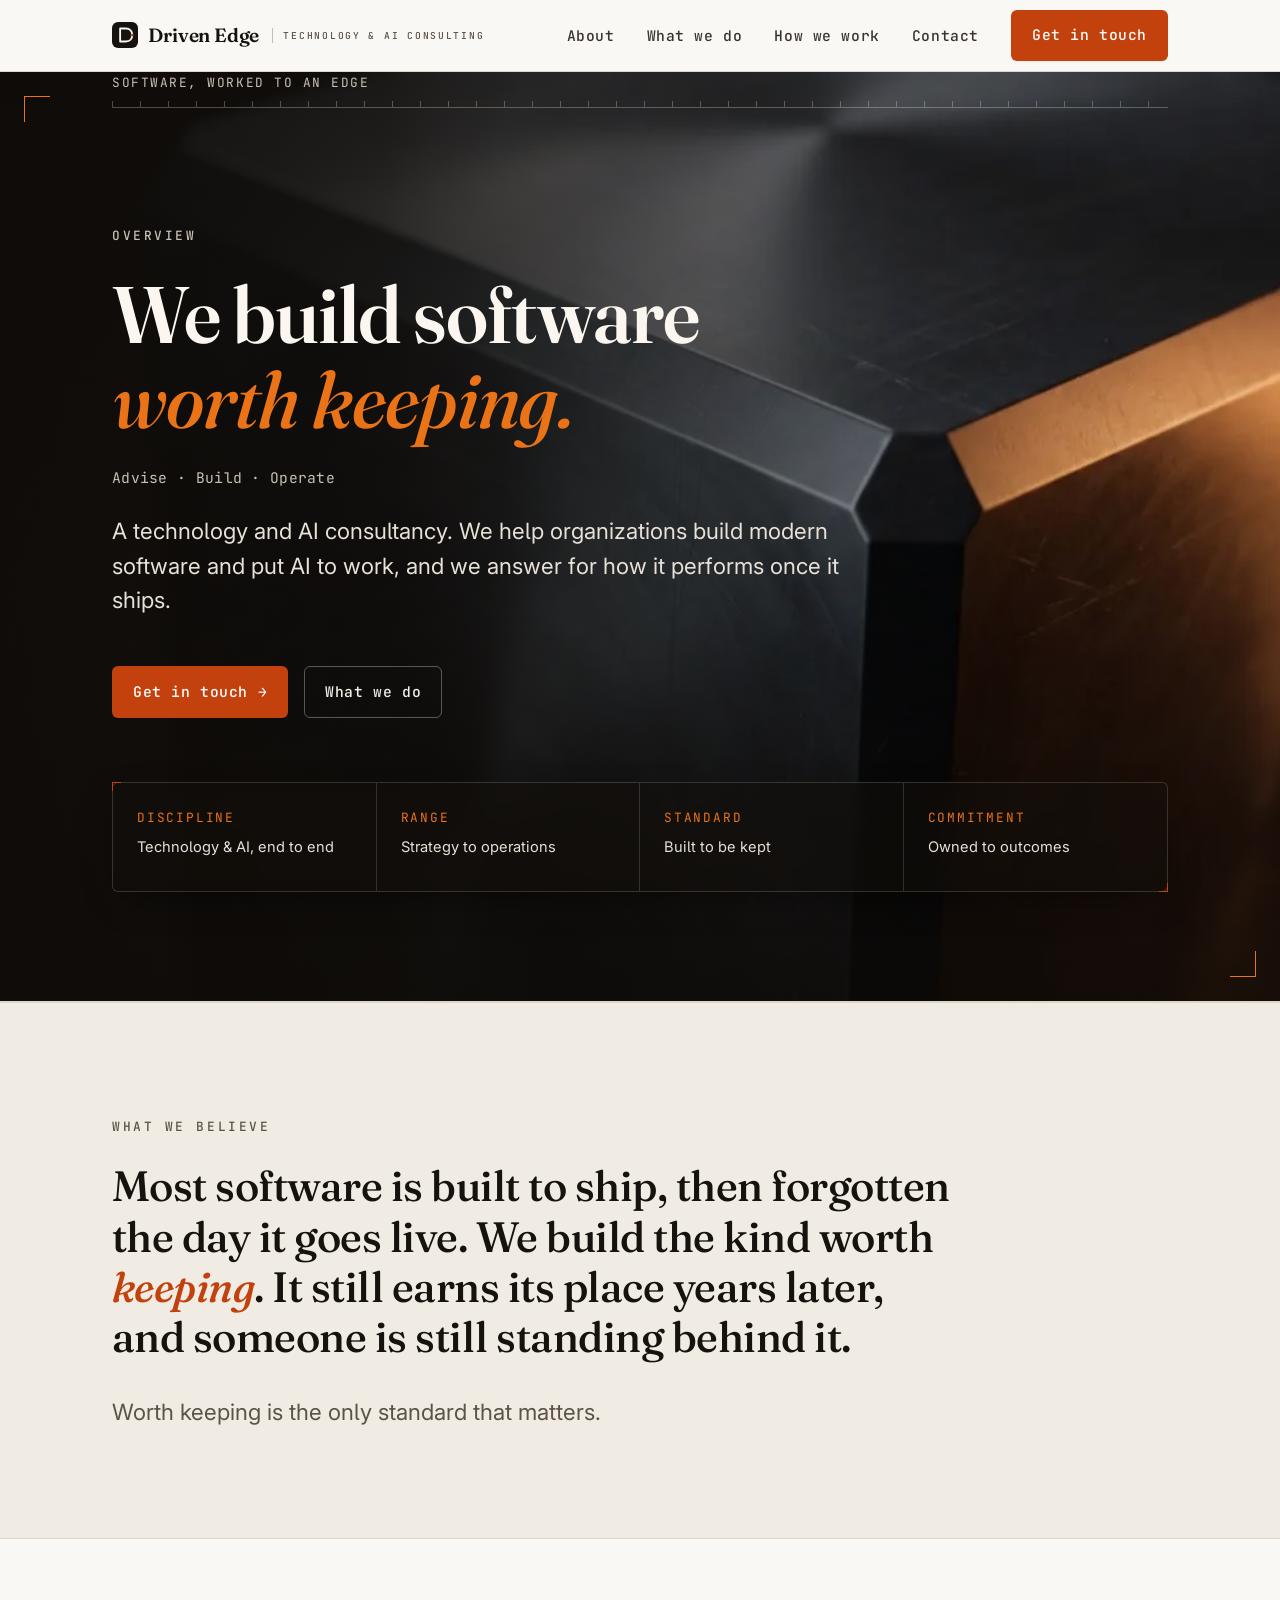
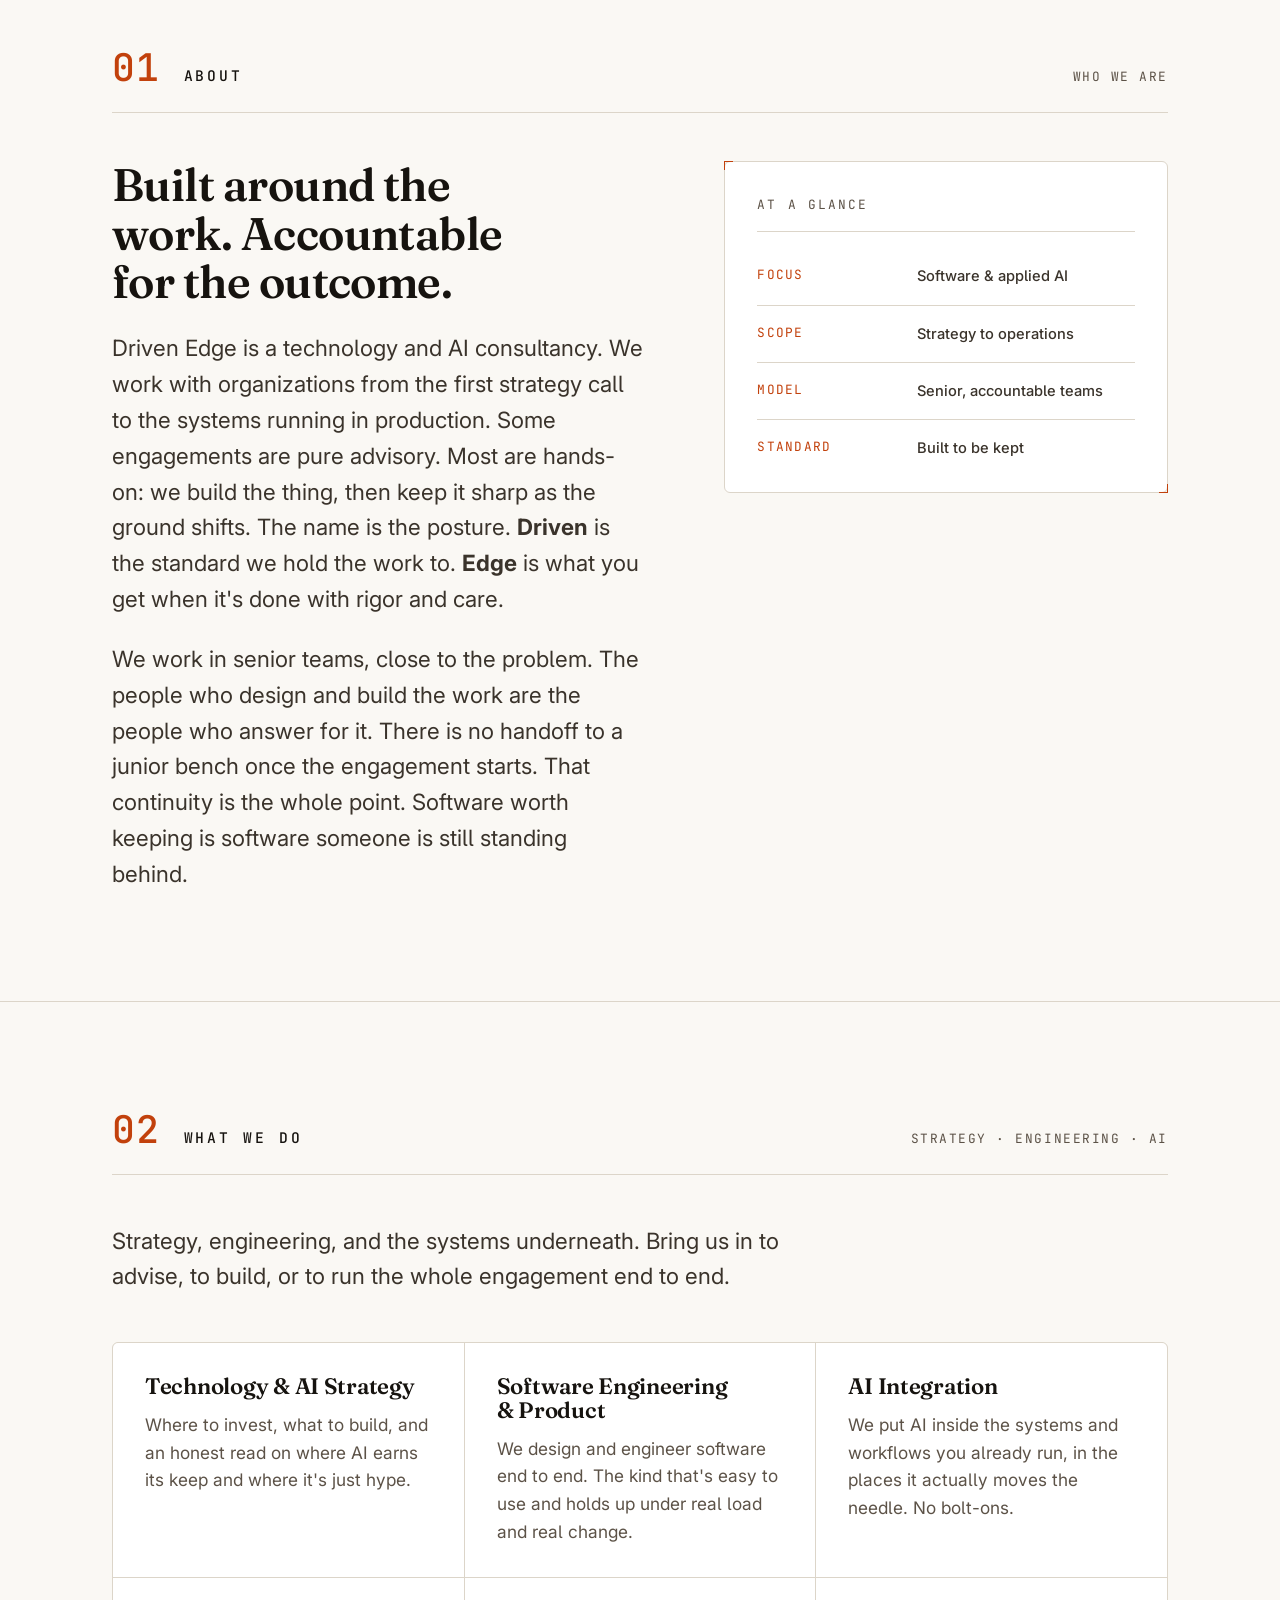
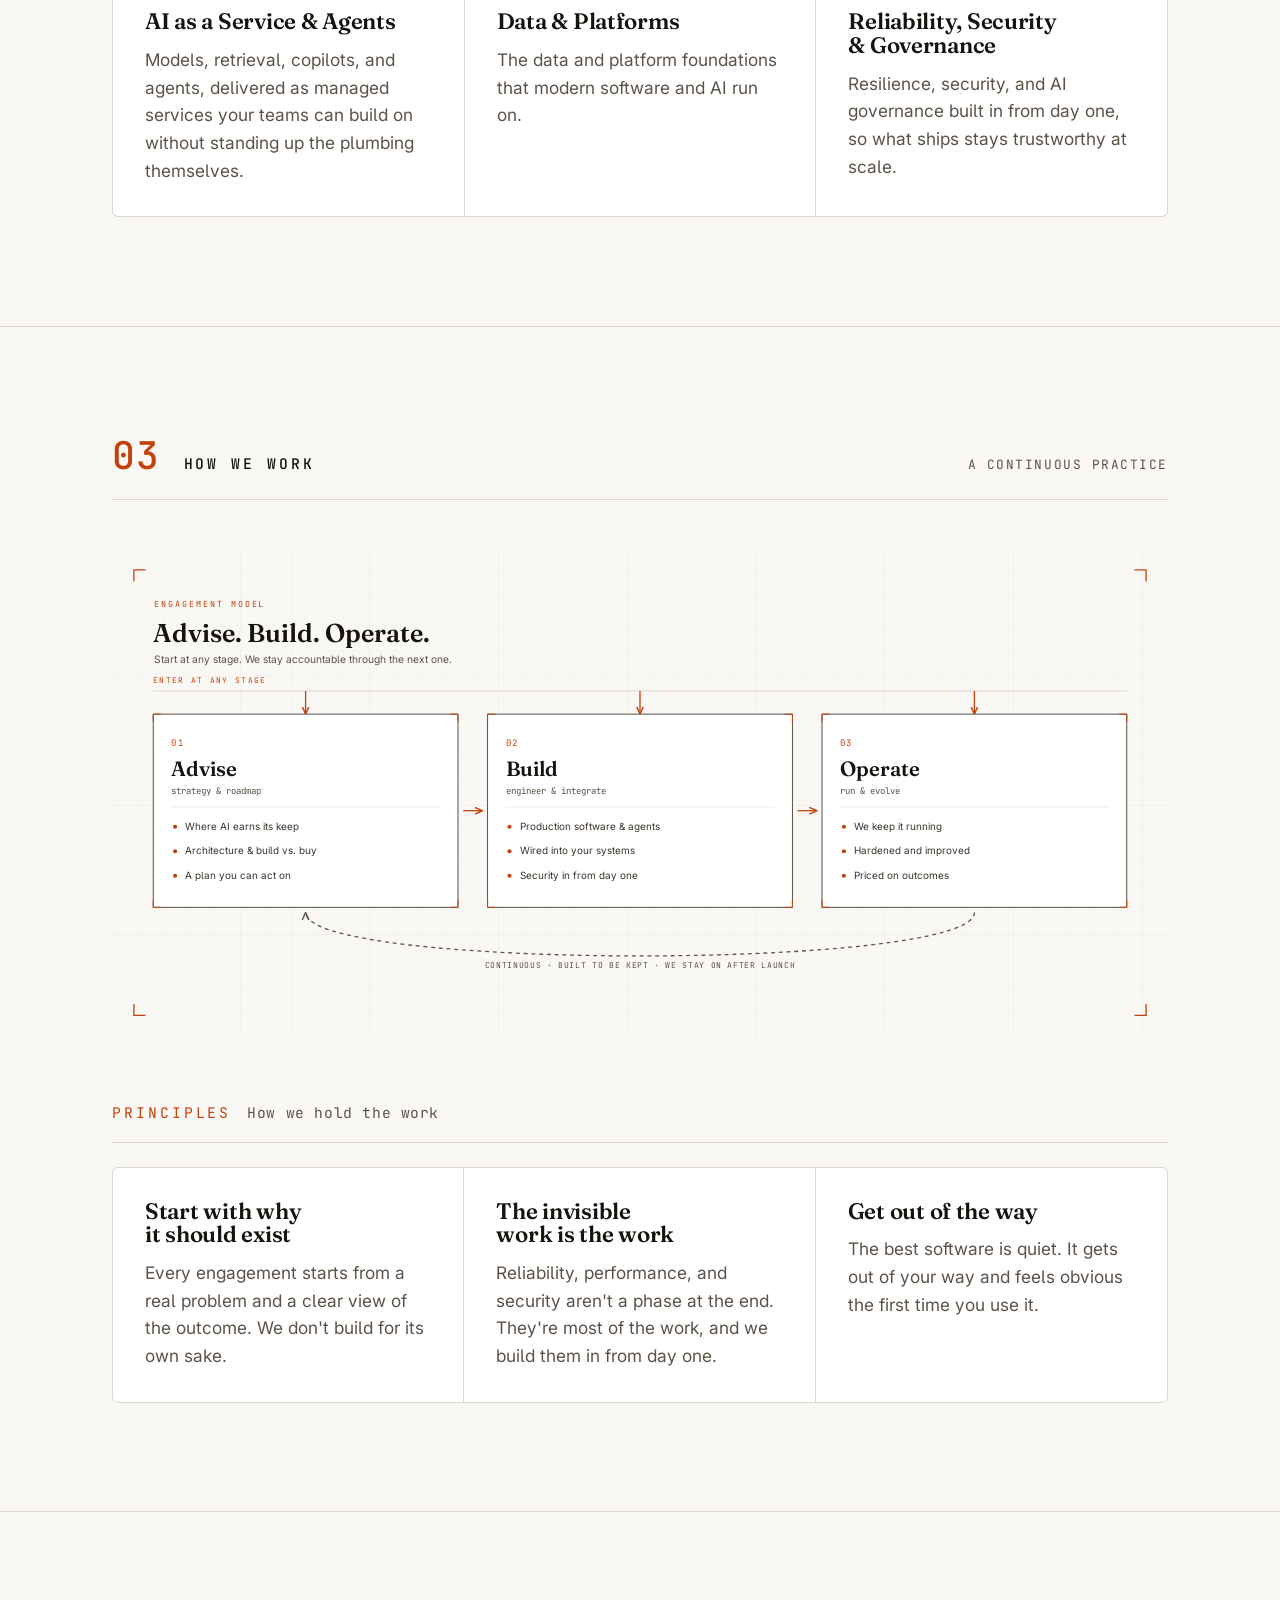
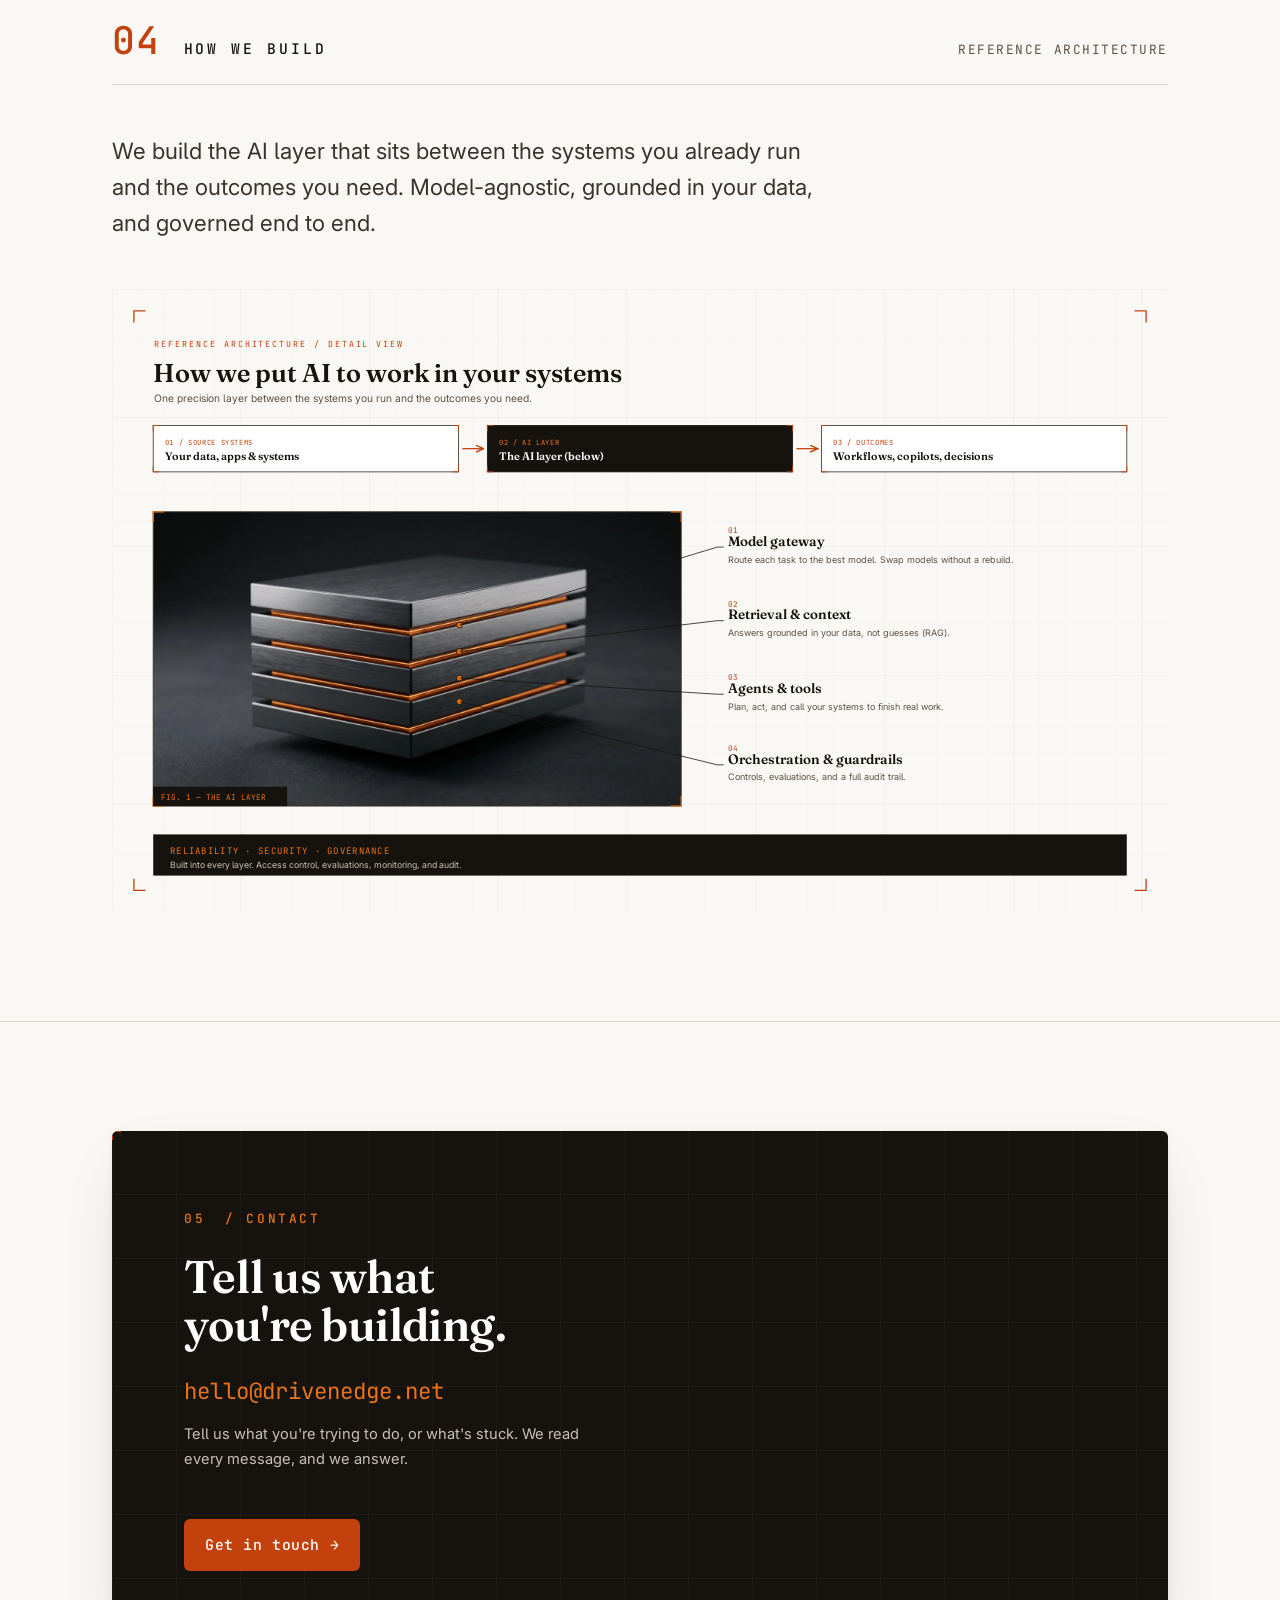
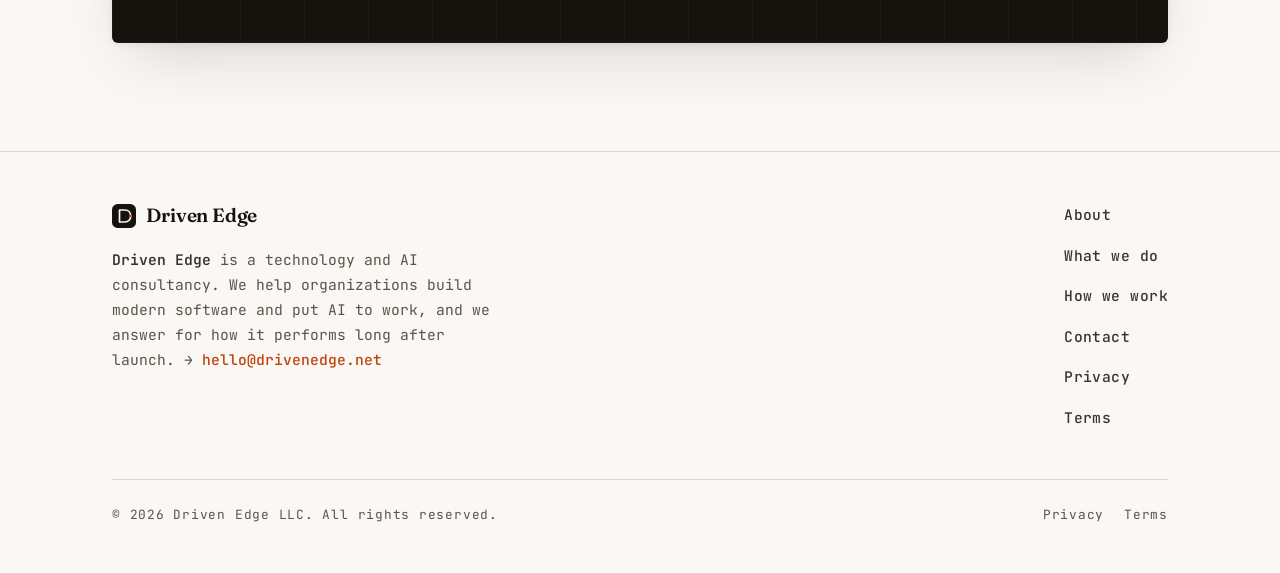
<file: site/index.html>
<!doctype html>
<html lang="en">
<head>
<meta charset="utf-8">
<meta name="viewport" content="width=device-width, initial-scale=1, viewport-fit=cover">

<title>Driven Edge — Software, worked to an edge.</title>
<meta name="description" content="Driven Edge is a technology and AI consultancy. We help organizations build modern software and put AI to work, accountable long after launch.">
<link rel="canonical" href="https://drivenedge.net/">
<meta name="theme-color" content="#16130F">
<meta name="color-scheme" content="light">
<meta name="author" content="Driven Edge LLC">

<!-- Enable JS-only enhancements (scroll reveal); content stays visible without JS -->
<script>document.documentElement.classList.add('js');</script>

<!-- Open Graph -->
<meta property="og:type" content="website">
<meta property="og:site_name" content="Driven Edge">
<meta property="og:locale" content="en_US">
<meta property="og:url" content="https://drivenedge.net/">
<meta property="og:title" content="Driven Edge — Software, worked to an edge.">
<meta property="og:description" content="Driven Edge is a technology and AI consultancy. We build modern software and put AI to work, accountable long after launch.">
<meta property="og:image" content="https://drivenedge.net/og.jpg">
<meta property="og:image:width" content="1200">
<meta property="og:image:height" content="630">
<meta property="og:image:alt" content="Driven Edge — software, worked to an edge.">

<!-- Twitter -->
<meta name="twitter:card" content="summary_large_image">
<meta name="twitter:title" content="Driven Edge — Software, worked to an edge.">
<meta name="twitter:description" content="Driven Edge is a technology and AI consultancy. We build modern software and put AI to work, accountable long after launch.">
<meta name="twitter:image" content="https://drivenedge.net/og.jpg">
<meta name="twitter:image:alt" content="Driven Edge — software, worked to an edge.">

<!-- Icons / manifest -->
<link rel="icon" href="favicon.svg" type="image/svg+xml">
<link rel="icon" type="image/png" sizes="32x32" href="assets/icons/icon-32.png">
<link rel="apple-touch-icon" href="apple-touch-icon.png">
<link rel="manifest" href="site.webmanifest">

<!-- Preload the LCP hero image -->
<link rel="preload" as="image" type="image/webp" imagesrcset="assets/img/hero-mobile.webp 1280w, assets/img/hero.webp 2560w" imagesizes="100vw" fetchpriority="high">

<!-- Fonts: preconnect + display=swap -->
<link rel="preconnect" href="https://fonts.googleapis.com">
<link rel="preconnect" href="https://fonts.gstatic.com" crossorigin>
<link rel="stylesheet" href="https://fonts.googleapis.com/css2?family=Fraunces:opsz,wght@9..144,400;9..144,500;9..144,600;9..144,700&family=Inter:wght@400;500;600&family=JetBrains+Mono:wght@400;500&display=swap">

<!-- Styles -->
<link rel="stylesheet" href="assets/tokens.css">
<link rel="stylesheet" href="assets/styles.css">

<!-- Structured data -->
<script type="application/ld+json">
{
  "@context": "https://schema.org",
  "@type": "Organization",
  "name": "Driven Edge",
  "legalName": "Driven Edge LLC",
  "url": "https://drivenedge.net/",
  "logo": "https://drivenedge.net/apple-touch-icon.png",
  "image": "https://drivenedge.net/og.jpg",
  "email": "hello@drivenedge.net",
  "description": "Driven Edge is a technology and AI consultancy. We help organizations build modern software and put AI to work, accountable long after launch.",
  "slogan": "Software, worked to an edge.",
  "knowsAbout": ["Technology consulting", "AI consulting", "AI integration", "AI as a service", "Intelligent automation", "Software engineering", "Data platforms", "Cloud infrastructure"],
  "contactPoint": {
    "@type": "ContactPoint",
    "contactType": "general inquiries",
    "email": "hello@drivenedge.net",
    "availableLanguage": "English"
  }
}
</script>
</head>
<body>

<a class="skip-link" href="#main">Skip to content</a>

<header class="site-header">
  <div class="container">
    <a class="brand" href="#top" aria-label="Driven Edge — home">
      <svg class="mark" width="26" height="26" viewBox="0 0 64 64" fill="none" aria-hidden="true">
        <rect width="64" height="64" rx="15" fill="#16130F"/>
        <path d="M20 16 L20 48 L34 48 C44 48 50 41 50 32 C50 23 44 16 34 16 Z" fill="none" stroke="#FAF8F4" stroke-width="4.5" stroke-linejoin="round"/>
        <path d="M44 32 L52 28 L52 36 Z" fill="#C2410C"/>
      </svg>
      <span>Driven Edge</span>
      <span class="brand__tag" aria-hidden="true">Technology &amp; AI Consulting</span>
    </a>

    <nav class="primary-nav" id="primary-nav" aria-label="Primary">
      <ul>
        <li><a href="#about">About</a></li>
        <li><a href="#capabilities">What we do</a></li>
        <li><a href="#principles">How we work</a></li>
        <li><a href="#contact">Contact</a></li>
      </ul>
      <a class="btn btn--primary" href="mailto:hello@drivenedge.net">Get in touch</a>
    </nav>

    <button class="nav-toggle" id="nav-toggle" aria-label="Open menu" aria-expanded="false" aria-controls="primary-nav">
      <svg class="icon-open" viewBox="0 0 24 24" fill="none" stroke="currentColor" stroke-width="2" stroke-linecap="round" aria-hidden="true"><path d="M4 7h16M4 12h16M4 17h16"/></svg>
      <svg class="icon-close" viewBox="0 0 24 24" fill="none" stroke="currentColor" stroke-width="2" stroke-linecap="round" aria-hidden="true"><path d="M6 6l12 12M18 6L6 18"/></svg>
    </button>
  </div>
</header>

<main id="main">
  <span id="top"></span>

  <!-- HERO -->
  <section class="hero hero--cinematic" aria-labelledby="hero-title">
    <picture>
      <source type="image/webp" srcset="assets/img/hero-mobile.webp 1280w, assets/img/hero.webp 2560w" sizes="100vw">
      <img class="hero__bg" src="assets/img/hero.jpg"
           srcset="assets/img/hero-mobile.jpg 1280w, assets/img/hero.jpg 2560w" sizes="100vw"
           alt="A precision-machined metal block with a chamfered edge lit in warm amber against deep graphite. Software, worked to an edge."
           width="2560" height="1429" fetchpriority="high" decoding="async">
    </picture>
    <div class="hero__scrim" aria-hidden="true"></div>
    <span class="hero__frame" aria-hidden="true"></span>
    <div class="container hero__content">
      <div class="hero__top">
        <span class="hero__coord">Software, worked to an edge</span>
      </div>
      <div class="ruler" aria-hidden="true"></div>

      <div class="hero__body">
        <p class="kicker" data-reveal>Overview</p>
        <h1 id="hero-title" data-reveal>We build software <span class="ink">worth keeping.</span></h1>
        <p class="hero__readout" data-reveal>Advise&nbsp;·&nbsp;Build&nbsp;·&nbsp;Operate</p>
        <p class="hero__lead" data-reveal>A technology and AI consultancy. We help organizations build modern software and put AI to work, and we answer for how it performs once it ships.</p>
        <div class="hero__cta" data-reveal>
          <a class="btn btn--primary" href="mailto:hello@drivenedge.net">Get in touch <span class="arrow" aria-hidden="true">→</span></a>
          <a class="btn btn--ghost" href="#capabilities">What we do</a>
        </div>

        <dl class="datasheet tick" data-reveal>
          <div>
            <dt>Discipline</dt>
            <dd>Technology &amp; AI, end to end</dd>
          </div>
          <div>
            <dt>Range</dt>
            <dd>Strategy to operations</dd>
          </div>
          <div>
            <dt>Standard</dt>
            <dd>Built to be kept</dd>
          </div>
          <div>
            <dt>Commitment</dt>
            <dd>Owned to outcomes</dd>
          </div>
        </dl>
      </div>
    </div>
  </section>

  <!-- POINT OF VIEW -->
  <section class="pov" aria-labelledby="pov-title">
    <div class="container">
      <div class="pov__inner" data-reveal>
        <p class="kicker">What we believe</p>
        <p class="pov__statement" id="pov-title">Most software is built to ship, then forgotten the day it goes live. We build the kind worth <span class="ink">keeping</span>. It still earns its place years later, and someone is still standing behind it.</p>
        <p class="pov__sub">Worth keeping is the only standard that matters.</p>
      </div>
    </div>
  </section>

  <!-- 01 — ABOUT -->
  <section class="section" id="about" aria-labelledby="about-title">
    <div class="container">
      <div class="section__bar" data-reveal>
        <span class="section__no">01</span>
        <span class="section__label">About</span>
        <span class="section__meta">Who we are</span>
      </div>

      <div class="about-grid">
        <div class="body-col" data-reveal>
          <h2 id="about-title">Built around the work. Accountable for the outcome.</h2>
          <p>Driven Edge is a technology and AI consultancy. We work with organizations from the first strategy call to the systems running in production. Some engagements are pure advisory. Most are hands-on: we build the thing, then keep it sharp as the ground shifts. The name is the posture. <strong>Driven</strong> is the standard we hold the work to. <strong>Edge</strong> is what you get when it's done with rigor and care.</p>
          <p>We work in senior teams, close to the problem. The people who design and build the work are the people who answer for it. There is no handoff to a junior bench once the engagement starts. That continuity is the whole point. Software worth keeping is software someone is still standing behind.</p>
        </div>

        <aside class="spec-panel tick" aria-label="Company at a glance">
          <p class="spec-panel__cap"><span>At a glance</span></p>
          <dl>
            <div><dt>Focus</dt><dd>Software &amp; applied AI</dd></div>
            <div><dt>Scope</dt><dd>Strategy to operations</dd></div>
            <div><dt>Model</dt><dd>Senior, accountable teams</dd></div>
            <div><dt>Standard</dt><dd>Built to be kept</dd></div>
          </dl>
        </aside>
      </div>
    </div>
  </section>

  <!-- 02 — WHAT WE DO -->
  <section class="section" id="capabilities" aria-labelledby="capabilities-title">
    <div class="container">
      <div class="section__bar" data-reveal>
        <span class="section__no">02</span>
        <h2 class="section__label" id="capabilities-title">What we do</h2>
        <span class="section__meta">Strategy · Engineering · AI</span>
      </div>
      <p class="cap-intro" data-reveal>Strategy, engineering, and the systems underneath. Bring us in to advise, to build, or to run the whole engagement end to end.</p>
      <div class="cap-grid tick" data-reveal>
        <article class="cap"><h3>Technology &amp; AI Strategy</h3><p>Where to invest, what to build, and an honest read on where AI earns its keep and where it's just hype.</p></article>
        <article class="cap"><h3>Software Engineering &amp; Product</h3><p>We design and engineer software end to end. The kind that's easy to use and holds up under real load and real change.</p></article>
        <article class="cap"><h3>AI Integration</h3><p>We put AI inside the systems and workflows you already run, in the places it actually moves the needle. No bolt-ons.</p></article>
        <article class="cap"><h3>AI as a Service &amp; Agents</h3><p>Models, retrieval, copilots, and agents, delivered as managed services your teams can build on without standing up the plumbing themselves.</p></article>
        <article class="cap"><h3>Data &amp; Platforms</h3><p>The data and platform foundations that modern software and AI run on.</p></article>
        <article class="cap"><h3>Reliability, Security &amp; Governance</h3><p>Resilience, security, and AI governance built in from day one, so what ships stays trustworthy at scale.</p></article>
      </div>
    </div>
  </section>

  <!-- 03 — HOW WE WORK -->
  <section class="section" id="principles" aria-labelledby="principles-title">
    <div class="container">
      <div class="section__bar" data-reveal>
        <span class="section__no">03</span>
        <h2 class="section__label" id="principles-title">How we work</h2>
        <span class="section__meta">A continuous practice</span>
      </div>

      <figure class="diagram-fig" data-reveal>
<svg class="diagram" viewBox="0 0 1640 760" xmlns="http://www.w3.org/2000/svg" role="img" aria-label="Engagement model: Advise, Build, Operate. Start at any stage; a continuous loop keeps the work accountable after launch."><title>Engagement model: Advise, Build, Operate. Start at any stage; a continuous loop keeps the work accountable after launch.</title><defs><marker id="dah" viewBox="0 0 10 10" refX="9" refY="5" markerWidth="6.5" markerHeight="6.5" orient="auto-start-reverse"><path d="M0 1 L9 5 L0 9" fill="none" stroke="#C2410C" stroke-width="1.7"/></marker><marker id="dahg" viewBox="0 0 10 10" refX="9" refY="5" markerWidth="6.5" markerHeight="6.5" orient="auto-start-reverse"><path d="M0 1 L9 5 L0 9" fill="none" stroke="#5C5247" stroke-width="1.7"/></marker></defs><rect width="1640" height="760" fill="#FAF8F4"/><g stroke="#16130F"><line x1="0" y1="0" x2="0" y2="760" stroke-opacity="0.06"/><line x1="40" y1="0" x2="40" y2="760" stroke-opacity="0.03"/><line x1="80" y1="0" x2="80" y2="760" stroke-opacity="0.03"/><line x1="120" y1="0" x2="120" y2="760" stroke-opacity="0.03"/><line x1="160" y1="0" x2="160" y2="760" stroke-opacity="0.03"/><line x1="200" y1="0" x2="200" y2="760" stroke-opacity="0.06"/><line x1="240" y1="0" x2="240" y2="760" stroke-opacity="0.03"/><line x1="280" y1="0" x2="280" y2="760" stroke-opacity="0.03"/><line x1="320" y1="0" x2="320" y2="760" stroke-opacity="0.03"/><line x1="360" y1="0" x2="360" y2="760" stroke-opacity="0.03"/><line x1="400" y1="0" x2="400" y2="760" stroke-opacity="0.06"/><line x1="440" y1="0" x2="440" y2="760" stroke-opacity="0.03"/><line x1="480" y1="0" x2="480" y2="760" stroke-opacity="0.03"/><line x1="520" y1="0" x2="520" y2="760" stroke-opacity="0.03"/><line x1="560" y1="0" x2="560" y2="760" stroke-opacity="0.03"/><line x1="600" y1="0" x2="600" y2="760" stroke-opacity="0.06"/><line x1="640" y1="0" x2="640" y2="760" stroke-opacity="0.03"/><line x1="680" y1="0" x2="680" y2="760" stroke-opacity="0.03"/><line x1="720" y1="0" x2="720" y2="760" stroke-opacity="0.03"/><line x1="760" y1="0" x2="760" y2="760" stroke-opacity="0.03"/><line x1="800" y1="0" x2="800" y2="760" stroke-opacity="0.06"/><line x1="840" y1="0" x2="840" y2="760" stroke-opacity="0.03"/><line x1="880" y1="0" x2="880" y2="760" stroke-opacity="0.03"/><line x1="920" y1="0" x2="920" y2="760" stroke-opacity="0.03"/><line x1="960" y1="0" x2="960" y2="760" stroke-opacity="0.03"/><line x1="1000" y1="0" x2="1000" y2="760" stroke-opacity="0.06"/><line x1="1040" y1="0" x2="1040" y2="760" stroke-opacity="0.03"/><line x1="1080" y1="0" x2="1080" y2="760" stroke-opacity="0.03"/><line x1="1120" y1="0" x2="1120" y2="760" stroke-opacity="0.03"/><line x1="1160" y1="0" x2="1160" y2="760" stroke-opacity="0.03"/><line x1="1200" y1="0" x2="1200" y2="760" stroke-opacity="0.06"/><line x1="1240" y1="0" x2="1240" y2="760" stroke-opacity="0.03"/><line x1="1280" y1="0" x2="1280" y2="760" stroke-opacity="0.03"/><line x1="1320" y1="0" x2="1320" y2="760" stroke-opacity="0.03"/><line x1="1360" y1="0" x2="1360" y2="760" stroke-opacity="0.03"/><line x1="1400" y1="0" x2="1400" y2="760" stroke-opacity="0.06"/><line x1="1440" y1="0" x2="1440" y2="760" stroke-opacity="0.03"/><line x1="1480" y1="0" x2="1480" y2="760" stroke-opacity="0.03"/><line x1="1520" y1="0" x2="1520" y2="760" stroke-opacity="0.03"/><line x1="1560" y1="0" x2="1560" y2="760" stroke-opacity="0.03"/><line x1="1600" y1="0" x2="1600" y2="760" stroke-opacity="0.06"/><line x1="1640" y1="0" x2="1640" y2="760" stroke-opacity="0.03"/><line x1="0" y1="0" x2="1640" y2="0" stroke-opacity="0.06"/><line x1="0" y1="40" x2="1640" y2="40" stroke-opacity="0.03"/><line x1="0" y1="80" x2="1640" y2="80" stroke-opacity="0.03"/><line x1="0" y1="120" x2="1640" y2="120" stroke-opacity="0.03"/><line x1="0" y1="160" x2="1640" y2="160" stroke-opacity="0.03"/><line x1="0" y1="200" x2="1640" y2="200" stroke-opacity="0.06"/><line x1="0" y1="240" x2="1640" y2="240" stroke-opacity="0.03"/><line x1="0" y1="280" x2="1640" y2="280" stroke-opacity="0.03"/><line x1="0" y1="320" x2="1640" y2="320" stroke-opacity="0.03"/><line x1="0" y1="360" x2="1640" y2="360" stroke-opacity="0.03"/><line x1="0" y1="400" x2="1640" y2="400" stroke-opacity="0.06"/><line x1="0" y1="440" x2="1640" y2="440" stroke-opacity="0.03"/><line x1="0" y1="480" x2="1640" y2="480" stroke-opacity="0.03"/><line x1="0" y1="520" x2="1640" y2="520" stroke-opacity="0.03"/><line x1="0" y1="560" x2="1640" y2="560" stroke-opacity="0.03"/><line x1="0" y1="600" x2="1640" y2="600" stroke-opacity="0.06"/><line x1="0" y1="640" x2="1640" y2="640" stroke-opacity="0.03"/><line x1="0" y1="680" x2="1640" y2="680" stroke-opacity="0.03"/><line x1="0" y1="720" x2="1640" y2="720" stroke-opacity="0.03"/><line x1="0" y1="760" x2="1640" y2="760" stroke-opacity="0.03"/></g><path d="M34 52 L34 34 L52 34" stroke="#C2410C" stroke-width="2" fill="none"/><path d="M1588 34 L1606 34 L1606 52" stroke="#C2410C" stroke-width="2" fill="none"/><path d="M1606 708 L1606 726 L1588 726" stroke="#C2410C" stroke-width="2" fill="none"/><path d="M52 726 L34 726 L34 708" stroke="#C2410C" stroke-width="2" fill="none"/><text x="66" y="92" font-family="'JetBrains Mono',ui-monospace,Menlo,monospace" font-size="13" font-weight="400" fill="#C2410C" text-anchor="start" letter-spacing="3">ENGAGEMENT MODEL</text><text x="64" y="146" font-family="'Fraunces',Georgia,serif" font-size="40" font-weight="600" fill="#16130F" text-anchor="start">Advise. Build. Operate.</text><text x="66" y="178" font-family="'Inter',system-ui,sans-serif" font-size="16" font-weight="400" fill="#5C5247" text-anchor="start">Start at any stage. We stay accountable through the next one.</text><line x1="64" y1="222" x2="1576" y2="222" stroke="#D8D1C4" stroke-width="1.3"/><text x="64" y="210" font-family="'JetBrains Mono',ui-monospace,Menlo,monospace" font-size="12" font-weight="400" fill="#C2410C" text-anchor="start" letter-spacing="2">ENTER AT ANY STAGE</text><line x1="300.66666666666663" y1="222" x2="300.66666666666663" y2="258" stroke="#C2410C" stroke-width="2" marker-end="url(#dah)"/><rect x="64" y="258" width="473.3333333333333" height="300" fill="#FFFFFF" stroke="#3A332B" stroke-width="1.3"/><path d="M64 270 L64 258 L76 258" stroke="#C2410C" stroke-width="1.5" fill="none"/><path d="M525.3333333333333 258 L537.3333333333333 258 L537.3333333333333 270" stroke="#C2410C" stroke-width="1.5" fill="none"/><path d="M537.3333333333333 546 L537.3333333333333 558 L525.3333333333333 558" stroke="#C2410C" stroke-width="1.5" fill="none"/><path d="M76 558 L64 558 L64 546" stroke="#C2410C" stroke-width="1.5" fill="none"/><text x="92" y="308" font-family="'JetBrains Mono',ui-monospace,Menlo,monospace" font-size="14" font-weight="400" fill="#C2410C" text-anchor="start" letter-spacing="2">01</text><text x="92" y="354" font-family="'Fraunces',Georgia,serif" font-size="32" font-weight="600" fill="#16130F" text-anchor="start">Advise</text><text x="92" y="382" font-family="'JetBrains Mono',ui-monospace,Menlo,monospace" font-size="14" font-weight="400" fill="#5C5247" text-anchor="start">strategy &amp; roadmap</text><line x1="92" y1="402" x2="509.33333333333326" y2="402" stroke="#E3DDD2"/><circle cx="98" cy="433" r="3.2" fill="#C2410C"/><text x="114" y="438" font-family="'Inter',system-ui,sans-serif" font-size="15.5" font-weight="400" fill="#3A332B" text-anchor="start">Where AI earns its keep</text><circle cx="98" cy="471" r="3.2" fill="#C2410C"/><text x="114" y="476" font-family="'Inter',system-ui,sans-serif" font-size="15.5" font-weight="400" fill="#3A332B" text-anchor="start">Architecture &amp; build vs. buy</text><circle cx="98" cy="509" r="3.2" fill="#C2410C"/><text x="114" y="514" font-family="'Inter',system-ui,sans-serif" font-size="15.5" font-weight="400" fill="#3A332B" text-anchor="start">A plan you can act on</text><line x1="545.3333333333333" y1="408.0" x2="575.3333333333333" y2="408.0" stroke="#C2410C" stroke-width="2" marker-end="url(#dah)"/><line x1="819.9999999999999" y1="222" x2="819.9999999999999" y2="258" stroke="#C2410C" stroke-width="2" marker-end="url(#dah)"/><rect x="583.3333333333333" y="258" width="473.3333333333333" height="300" fill="#FFFFFF" stroke="#3A332B" stroke-width="1.3"/><path d="M583.3333333333333 270 L583.3333333333333 258 L595.3333333333333 258" stroke="#C2410C" stroke-width="1.5" fill="none"/><path d="M1044.6666666666665 258 L1056.6666666666665 258 L1056.6666666666665 270" stroke="#C2410C" stroke-width="1.5" fill="none"/><path d="M1056.6666666666665 546 L1056.6666666666665 558 L1044.6666666666665 558" stroke="#C2410C" stroke-width="1.5" fill="none"/><path d="M595.3333333333333 558 L583.3333333333333 558 L583.3333333333333 546" stroke="#C2410C" stroke-width="1.5" fill="none"/><text x="611.3333333333333" y="308" font-family="'JetBrains Mono',ui-monospace,Menlo,monospace" font-size="14" font-weight="400" fill="#C2410C" text-anchor="start" letter-spacing="2">02</text><text x="611.3333333333333" y="354" font-family="'Fraunces',Georgia,serif" font-size="32" font-weight="600" fill="#16130F" text-anchor="start">Build</text><text x="611.3333333333333" y="382" font-family="'JetBrains Mono',ui-monospace,Menlo,monospace" font-size="14" font-weight="400" fill="#5C5247" text-anchor="start">engineer &amp; integrate</text><line x1="611.3333333333333" y1="402" x2="1028.6666666666665" y2="402" stroke="#E3DDD2"/><circle cx="617.3333333333333" cy="433" r="3.2" fill="#C2410C"/><text x="633.3333333333333" y="438" font-family="'Inter',system-ui,sans-serif" font-size="15.5" font-weight="400" fill="#3A332B" text-anchor="start">Production software &amp; agents</text><circle cx="617.3333333333333" cy="471" r="3.2" fill="#C2410C"/><text x="633.3333333333333" y="476" font-family="'Inter',system-ui,sans-serif" font-size="15.5" font-weight="400" fill="#3A332B" text-anchor="start">Wired into your systems</text><circle cx="617.3333333333333" cy="509" r="3.2" fill="#C2410C"/><text x="633.3333333333333" y="514" font-family="'Inter',system-ui,sans-serif" font-size="15.5" font-weight="400" fill="#3A332B" text-anchor="start">Security in from day one</text><line x1="1064.6666666666665" y1="408.0" x2="1094.6666666666665" y2="408.0" stroke="#C2410C" stroke-width="2" marker-end="url(#dah)"/><line x1="1339.3333333333333" y1="222" x2="1339.3333333333333" y2="258" stroke="#C2410C" stroke-width="2" marker-end="url(#dah)"/><rect x="1102.6666666666665" y="258" width="473.3333333333333" height="300" fill="#FFFFFF" stroke="#3A332B" stroke-width="1.3"/><path d="M1102.6666666666665 270 L1102.6666666666665 258 L1114.6666666666665 258" stroke="#C2410C" stroke-width="1.5" fill="none"/><path d="M1563.9999999999998 258 L1575.9999999999998 258 L1575.9999999999998 270" stroke="#C2410C" stroke-width="1.5" fill="none"/><path d="M1575.9999999999998 546 L1575.9999999999998 558 L1563.9999999999998 558" stroke="#C2410C" stroke-width="1.5" fill="none"/><path d="M1114.6666666666665 558 L1102.6666666666665 558 L1102.6666666666665 546" stroke="#C2410C" stroke-width="1.5" fill="none"/><text x="1130.6666666666665" y="308" font-family="'JetBrains Mono',ui-monospace,Menlo,monospace" font-size="14" font-weight="400" fill="#C2410C" text-anchor="start" letter-spacing="2">03</text><text x="1130.6666666666665" y="354" font-family="'Fraunces',Georgia,serif" font-size="32" font-weight="600" fill="#16130F" text-anchor="start">Operate</text><text x="1130.6666666666665" y="382" font-family="'JetBrains Mono',ui-monospace,Menlo,monospace" font-size="14" font-weight="400" fill="#5C5247" text-anchor="start">run &amp; evolve</text><line x1="1130.6666666666665" y1="402" x2="1547.9999999999998" y2="402" stroke="#E3DDD2"/><circle cx="1136.6666666666665" cy="433" r="3.2" fill="#C2410C"/><text x="1152.6666666666665" y="438" font-family="'Inter',system-ui,sans-serif" font-size="15.5" font-weight="400" fill="#3A332B" text-anchor="start">We keep it running</text><circle cx="1136.6666666666665" cy="471" r="3.2" fill="#C2410C"/><text x="1152.6666666666665" y="476" font-family="'Inter',system-ui,sans-serif" font-size="15.5" font-weight="400" fill="#3A332B" text-anchor="start">Hardened and improved</text><circle cx="1136.6666666666665" cy="509" r="3.2" fill="#C2410C"/><text x="1152.6666666666665" y="514" font-family="'Inter',system-ui,sans-serif" font-size="15.5" font-weight="400" fill="#3A332B" text-anchor="start">Priced on outcomes</text><path d="M 1339.3333333333333 566 C 1339.3333333333333 656, 300.66666666666663 656, 300.66666666666663 566" fill="none" stroke="#5C5247" stroke-width="2" stroke-dasharray="6 6" marker-end="url(#dahg)"/><text x="820.0" y="652" font-family="'JetBrains Mono',ui-monospace,Menlo,monospace" font-size="12.5" font-weight="400" fill="#5C5247" text-anchor="middle" letter-spacing="1">CONTINUOUS · BUILT TO BE KEPT · WE STAY ON AFTER LAUNCH</text></svg>
      </figure>

      <p class="flow-label"><span class="n">Principles</span> How we hold the work</p>

      <div class="grid-3 tick" data-reveal>
        <article class="cell">
          <h3>Start with why it should exist</h3>
          <p>Every engagement starts from a real problem and a clear view of the outcome. We don't build for its own sake.</p>
        </article>
        <article class="cell">
          <h3>The invisible work is the work</h3>
          <p>Reliability, performance, and security aren't a phase at the end. They're most of the work, and we build them in from day one.</p>
        </article>
        <article class="cell">
          <h3>Get out of the way</h3>
          <p>The best software is quiet. It gets out of your way and feels obvious the first time you use it.</p>
        </article>
      </div>
    </div>
  </section>

  <!-- 04 — HOW WE BUILD -->
  <section class="section" id="how-we-build" aria-labelledby="build-title">
    <div class="container">
      <div class="section__bar" data-reveal>
        <span class="section__no">04</span>
        <h2 class="section__label" id="build-title">How we build</h2>
        <span class="section__meta">Reference architecture</span>
      </div>
      <p class="cap-intro" data-reveal>We build the AI layer that sits between the systems you already run and the outcomes you need. Model-agnostic, grounded in your data, and governed end to end.</p>

      <figure class="diagram-fig" data-reveal>
<svg class="diagram" viewBox="0 0 1640 968" xmlns="http://www.w3.org/2000/svg" role="img" aria-label="Reference architecture: your systems feed a model-agnostic AI layer — model gateway, retrieval and context, agents and tools, and orchestration with guardrails — which delivers automated workflows, copilots and decisions. Security and governance span every layer."><title>How we put AI to work in your systems</title><defs><marker id="fah" viewBox="0 0 10 10" refX="9" refY="5" markerWidth="6.5" markerHeight="6.5" orient="auto-start-reverse"><path d="M0 1 L9 5 L0 9" fill="none" stroke="#C2410C" stroke-width="1.7"/></marker></defs><rect width="1640" height="968" fill="#FAF8F4"/><g stroke="#16130F"><line x1="0" y1="0" x2="0" y2="968" stroke-opacity="0.05"/><line x1="40" y1="0" x2="40" y2="968" stroke-opacity="0.025"/><line x1="80" y1="0" x2="80" y2="968" stroke-opacity="0.025"/><line x1="120" y1="0" x2="120" y2="968" stroke-opacity="0.025"/><line x1="160" y1="0" x2="160" y2="968" stroke-opacity="0.025"/><line x1="200" y1="0" x2="200" y2="968" stroke-opacity="0.05"/><line x1="240" y1="0" x2="240" y2="968" stroke-opacity="0.025"/><line x1="280" y1="0" x2="280" y2="968" stroke-opacity="0.025"/><line x1="320" y1="0" x2="320" y2="968" stroke-opacity="0.025"/><line x1="360" y1="0" x2="360" y2="968" stroke-opacity="0.025"/><line x1="400" y1="0" x2="400" y2="968" stroke-opacity="0.05"/><line x1="440" y1="0" x2="440" y2="968" stroke-opacity="0.025"/><line x1="480" y1="0" x2="480" y2="968" stroke-opacity="0.025"/><line x1="520" y1="0" x2="520" y2="968" stroke-opacity="0.025"/><line x1="560" y1="0" x2="560" y2="968" stroke-opacity="0.025"/><line x1="600" y1="0" x2="600" y2="968" stroke-opacity="0.05"/><line x1="640" y1="0" x2="640" y2="968" stroke-opacity="0.025"/><line x1="680" y1="0" x2="680" y2="968" stroke-opacity="0.025"/><line x1="720" y1="0" x2="720" y2="968" stroke-opacity="0.025"/><line x1="760" y1="0" x2="760" y2="968" stroke-opacity="0.025"/><line x1="800" y1="0" x2="800" y2="968" stroke-opacity="0.05"/><line x1="840" y1="0" x2="840" y2="968" stroke-opacity="0.025"/><line x1="880" y1="0" x2="880" y2="968" stroke-opacity="0.025"/><line x1="920" y1="0" x2="920" y2="968" stroke-opacity="0.025"/><line x1="960" y1="0" x2="960" y2="968" stroke-opacity="0.025"/><line x1="1000" y1="0" x2="1000" y2="968" stroke-opacity="0.05"/><line x1="1040" y1="0" x2="1040" y2="968" stroke-opacity="0.025"/><line x1="1080" y1="0" x2="1080" y2="968" stroke-opacity="0.025"/><line x1="1120" y1="0" x2="1120" y2="968" stroke-opacity="0.025"/><line x1="1160" y1="0" x2="1160" y2="968" stroke-opacity="0.025"/><line x1="1200" y1="0" x2="1200" y2="968" stroke-opacity="0.05"/><line x1="1240" y1="0" x2="1240" y2="968" stroke-opacity="0.025"/><line x1="1280" y1="0" x2="1280" y2="968" stroke-opacity="0.025"/><line x1="1320" y1="0" x2="1320" y2="968" stroke-opacity="0.025"/><line x1="1360" y1="0" x2="1360" y2="968" stroke-opacity="0.025"/><line x1="1400" y1="0" x2="1400" y2="968" stroke-opacity="0.05"/><line x1="1440" y1="0" x2="1440" y2="968" stroke-opacity="0.025"/><line x1="1480" y1="0" x2="1480" y2="968" stroke-opacity="0.025"/><line x1="1520" y1="0" x2="1520" y2="968" stroke-opacity="0.025"/><line x1="1560" y1="0" x2="1560" y2="968" stroke-opacity="0.025"/><line x1="1600" y1="0" x2="1600" y2="968" stroke-opacity="0.05"/><line x1="1640" y1="0" x2="1640" y2="968" stroke-opacity="0.025"/><line x1="0" y1="0" x2="1640" y2="0" stroke-opacity="0.05"/><line x1="0" y1="40" x2="1640" y2="40" stroke-opacity="0.025"/><line x1="0" y1="80" x2="1640" y2="80" stroke-opacity="0.025"/><line x1="0" y1="120" x2="1640" y2="120" stroke-opacity="0.025"/><line x1="0" y1="160" x2="1640" y2="160" stroke-opacity="0.025"/><line x1="0" y1="200" x2="1640" y2="200" stroke-opacity="0.05"/><line x1="0" y1="240" x2="1640" y2="240" stroke-opacity="0.025"/><line x1="0" y1="280" x2="1640" y2="280" stroke-opacity="0.025"/><line x1="0" y1="320" x2="1640" y2="320" stroke-opacity="0.025"/><line x1="0" y1="360" x2="1640" y2="360" stroke-opacity="0.025"/><line x1="0" y1="400" x2="1640" y2="400" stroke-opacity="0.05"/><line x1="0" y1="440" x2="1640" y2="440" stroke-opacity="0.025"/><line x1="0" y1="480" x2="1640" y2="480" stroke-opacity="0.025"/><line x1="0" y1="520" x2="1640" y2="520" stroke-opacity="0.025"/><line x1="0" y1="560" x2="1640" y2="560" stroke-opacity="0.025"/><line x1="0" y1="600" x2="1640" y2="600" stroke-opacity="0.05"/><line x1="0" y1="640" x2="1640" y2="640" stroke-opacity="0.025"/><line x1="0" y1="680" x2="1640" y2="680" stroke-opacity="0.025"/><line x1="0" y1="720" x2="1640" y2="720" stroke-opacity="0.025"/><line x1="0" y1="760" x2="1640" y2="760" stroke-opacity="0.025"/><line x1="0" y1="800" x2="1640" y2="800" stroke-opacity="0.05"/><line x1="0" y1="840" x2="1640" y2="840" stroke-opacity="0.025"/><line x1="0" y1="880" x2="1640" y2="880" stroke-opacity="0.025"/><line x1="0" y1="920" x2="1640" y2="920" stroke-opacity="0.025"/><line x1="0" y1="960" x2="1640" y2="960" stroke-opacity="0.025"/></g><path d="M34 52 L34 34 L52 34" stroke="#C2410C" stroke-width="2" fill="none"/><path d="M1588 34 L1606 34 L1606 52" stroke="#C2410C" stroke-width="2" fill="none"/><path d="M1606 916 L1606 934 L1588 934" stroke="#C2410C" stroke-width="2" fill="none"/><path d="M52 934 L34 934 L34 916" stroke="#C2410C" stroke-width="2" fill="none"/><text x="66" y="90" font-family="'JetBrains Mono',ui-monospace,Menlo,monospace" font-size="13" font-weight="400" fill="#C2410C" text-anchor="start" letter-spacing="3">REFERENCE ARCHITECTURE  /  DETAIL VIEW</text><text x="64" y="144" font-family="'Fraunces',Georgia,serif" font-size="40" font-weight="600" fill="#16130F" text-anchor="start">How we put AI to work in your systems</text><text x="66" y="176" font-family="'Inter',system-ui,sans-serif" font-size="16" font-weight="400" fill="#5C5247" text-anchor="start">One precision layer between the systems you run and the outcomes you need.</text><rect x="64" y="212" width="474" height="72" fill="#FFFFFF" stroke="#3A332B" stroke-width="1.3"/><path d="M64 221 L64 212 L73 212" stroke="#C2410C" stroke-width="1.4" fill="none"/><path d="M529 212 L538 212 L538 221" stroke="#C2410C" stroke-width="1.4" fill="none"/><path d="M538 275 L538 284 L529 284" stroke="#C2410C" stroke-width="1.4" fill="none"/><path d="M73 284 L64 284 L64 275" stroke="#C2410C" stroke-width="1.4" fill="none"/><text x="82" y="242" font-family="'JetBrains Mono',ui-monospace,Menlo,monospace" font-size="11" font-weight="400" fill="#C2410C" text-anchor="start" letter-spacing="1">01 / SOURCE SYSTEMS</text><text x="82" y="266" font-family="'Fraunces',Georgia,serif" font-size="17" font-weight="600" fill="#16130F" text-anchor="start">Your data, apps &amp; systems</text><rect x="583" y="212" width="474" height="72" fill="#16130F" stroke="#16130F" stroke-width="1.3"/><path d="M583 221 L583 212 L592 212" stroke="#C2410C" stroke-width="1.4" fill="none"/><path d="M1048 212 L1057 212 L1057 221" stroke="#C2410C" stroke-width="1.4" fill="none"/><path d="M1057 275 L1057 284 L1048 284" stroke="#C2410C" stroke-width="1.4" fill="none"/><path d="M592 284 L583 284 L583 275" stroke="#C2410C" stroke-width="1.4" fill="none"/><text x="601" y="242" font-family="'JetBrains Mono',ui-monospace,Menlo,monospace" font-size="11" font-weight="400" fill="#EA7317" text-anchor="start" letter-spacing="1">02 / AI LAYER</text><text x="601" y="266" font-family="'Fraunces',Georgia,serif" font-size="17" font-weight="600" fill="#FFFFFF" text-anchor="start">The AI layer (below)</text><rect x="1102" y="212" width="474" height="72" fill="#FFFFFF" stroke="#3A332B" stroke-width="1.3"/><path d="M1102 221 L1102 212 L1111 212" stroke="#C2410C" stroke-width="1.4" fill="none"/><path d="M1567 212 L1576 212 L1576 221" stroke="#C2410C" stroke-width="1.4" fill="none"/><path d="M1576 275 L1576 284 L1567 284" stroke="#C2410C" stroke-width="1.4" fill="none"/><path d="M1111 284 L1102 284 L1102 275" stroke="#C2410C" stroke-width="1.4" fill="none"/><text x="1120" y="242" font-family="'JetBrains Mono',ui-monospace,Menlo,monospace" font-size="11" font-weight="400" fill="#C2410C" text-anchor="start" letter-spacing="1">03 / OUTCOMES</text><text x="1120" y="266" font-family="'Fraunces',Georgia,serif" font-size="17" font-weight="600" fill="#16130F" text-anchor="start">Workflows, copilots, decisions</text><line x1="544" y1="248.0" x2="577" y2="248.0" stroke="#C2410C" stroke-width="2" marker-end="url(#fah)"/><line x1="1063" y1="248.0" x2="1096" y2="248.0" stroke="#C2410C" stroke-width="2" marker-end="url(#fah)"/><image x="64" y="346" width="820" height="457" href="assets/img/ai-layer.webp" preserveAspectRatio="xMidYMid slice"/><rect x="64" y="346" width="820" height="457" fill="none" stroke="#3A332B" stroke-width="1.4"/><path d="M64 362 L64 346 L80 346" stroke="#EA7317" stroke-width="2" fill="none"/><path d="M868 346 L884 346 L884 362" stroke="#EA7317" stroke-width="2" fill="none"/><path d="M884 787 L884 803 L868 803" stroke="#EA7317" stroke-width="2" fill="none"/><path d="M80 803 L64 803 L64 787" stroke="#EA7317" stroke-width="2" fill="none"/><rect x="64" y="773" width="208" height="30" fill="#16130F"/><text x="76" y="793" font-family="'JetBrains Mono',ui-monospace,Menlo,monospace" font-size="12" font-weight="400" fill="#EA7317" text-anchor="start">FIG. 1 — THE AI LAYER</text><circle cx="539.5999999999999" cy="521.9449999999999" r="4.5" fill="#EA7317" stroke="#16130F" stroke-width="1.3"/><path d="M539.5999999999999 521.9449999999999 L940 400.84" stroke="#16130F" stroke-width="1.2" fill="none"/><line x1="940" y1="400.84" x2="950" y2="400.84" stroke="#16130F" stroke-width="1.2"/><text x="956" y="378.84" font-family="'JetBrains Mono',ui-monospace,Menlo,monospace" font-size="12" font-weight="400" fill="#C2410C" text-anchor="start">01</text><text x="956" y="398.84" font-family="'Fraunces',Georgia,serif" font-size="21" font-weight="600" fill="#16130F" text-anchor="start">Model gateway</text><text x="956" y="424.84" font-family="'Inter',system-ui,sans-serif" font-size="14" font-weight="400" fill="#5C5247" text-anchor="start">Route each task to the best model. Swap models without a rebuild.</text><circle cx="539.5999999999999" cy="563.075" r="4.5" fill="#EA7317" stroke="#16130F" stroke-width="1.3"/><path d="M539.5999999999999 563.075 L940 515.09" stroke="#16130F" stroke-width="1.2" fill="none"/><line x1="940" y1="515.09" x2="950" y2="515.09" stroke="#16130F" stroke-width="1.2"/><text x="956" y="493.09000000000003" font-family="'JetBrains Mono',ui-monospace,Menlo,monospace" font-size="12" font-weight="400" fill="#C2410C" text-anchor="start">02</text><text x="956" y="513.09" font-family="'Fraunces',Georgia,serif" font-size="21" font-weight="600" fill="#16130F" text-anchor="start">Retrieval &amp; context</text><text x="956" y="539.09" font-family="'Inter',system-ui,sans-serif" font-size="14" font-weight="400" fill="#5C5247" text-anchor="start">Answers grounded in your data, not guesses (RAG).</text><circle cx="539.5999999999999" cy="604.2049999999999" r="4.5" fill="#EA7317" stroke="#16130F" stroke-width="1.3"/><path d="M539.5999999999999 604.2049999999999 L940 629.3399999999999" stroke="#16130F" stroke-width="1.2" fill="none"/><line x1="940" y1="629.3399999999999" x2="950" y2="629.3399999999999" stroke="#16130F" stroke-width="1.2"/><text x="956" y="607.3399999999999" font-family="'JetBrains Mono',ui-monospace,Menlo,monospace" font-size="12" font-weight="400" fill="#C2410C" text-anchor="start">03</text><text x="956" y="627.3399999999999" font-family="'Fraunces',Georgia,serif" font-size="21" font-weight="600" fill="#16130F" text-anchor="start">Agents &amp; tools</text><text x="956" y="653.3399999999999" font-family="'Inter',system-ui,sans-serif" font-size="14" font-weight="400" fill="#5C5247" text-anchor="start">Plan, act, and call your systems to finish real work.</text><circle cx="539.5999999999999" cy="640.765" r="4.5" fill="#EA7317" stroke="#16130F" stroke-width="1.3"/><path d="M539.5999999999999 640.765 L940 739.02" stroke="#16130F" stroke-width="1.2" fill="none"/><line x1="940" y1="739.02" x2="950" y2="739.02" stroke="#16130F" stroke-width="1.2"/><text x="956" y="717.02" font-family="'JetBrains Mono',ui-monospace,Menlo,monospace" font-size="12" font-weight="400" fill="#C2410C" text-anchor="start">04</text><text x="956" y="737.02" font-family="'Fraunces',Georgia,serif" font-size="21" font-weight="600" fill="#16130F" text-anchor="start">Orchestration &amp; guardrails</text><text x="956" y="763.02" font-family="'Inter',system-ui,sans-serif" font-size="14" font-weight="400" fill="#5C5247" text-anchor="start">Controls, evaluations, and a full audit trail.</text><rect x="64" y="847" width="1512" height="64" fill="#16130F"/><text x="90" y="877" font-family="'JetBrains Mono',ui-monospace,Menlo,monospace" font-size="14" font-weight="400" fill="#EA7317" text-anchor="start" letter-spacing="2">RELIABILITY · SECURITY · GOVERNANCE</text><text x="90" y="899" font-family="'Inter',system-ui,sans-serif" font-size="13.5" font-weight="400" fill="#C8C0B4" text-anchor="start">Built into every layer. Access control, evaluations, monitoring, and audit.</text></svg>
      </figure>
    </div>
  </section>

  <!-- 05 — CONTACT -->
  <section class="section" id="contact" aria-labelledby="contact-title">
    <div class="container">
      <div class="contact tick" data-reveal>
        <div class="contact__inner">
          <p class="kicker"><span class="idx">05</span>&nbsp;/&nbsp;Contact</p>
          <h2 id="contact-title">Tell us what you're building.</h2>
          <p class="contact__readout"><a href="mailto:hello@drivenedge.net">hello@drivenedge.net</a></p>
          <p class="note">Tell us what you're trying to do, or what's stuck. We read every message, and we answer.</p>
          <div class="contact__cta">
            <a class="btn btn--primary" href="mailto:hello@drivenedge.net">Get in touch <span class="arrow" aria-hidden="true">→</span></a>
          </div>
        </div>
      </div>
    </div>
  </section>
</main>

<footer class="site-footer">
  <div class="container">
    <div class="footer-grid">
      <div class="footer-brand">
        <a class="brand" href="#top" aria-label="Driven Edge — home">
          <svg class="mark" width="24" height="24" viewBox="0 0 64 64" fill="none" aria-hidden="true">
            <rect width="64" height="64" rx="15" fill="#16130F"/>
            <path d="M20 16 L20 48 L34 48 C44 48 50 41 50 32 C50 23 44 16 34 16 Z" fill="none" stroke="#FAF8F4" stroke-width="4.5" stroke-linejoin="round"/>
            <path d="M44 32 L52 28 L52 36 Z" fill="#C2410C"/>
          </svg>
          <span>Driven Edge</span>
        </a>
        <p class="footer-legal"><strong>Driven Edge</strong> is a technology and AI consultancy. We help organizations build modern software and put AI to work, and we answer for how it performs long after launch. &rarr; <a href="mailto:hello@drivenedge.net">hello@drivenedge.net</a></p>
      </div>

      <nav class="footer-nav" aria-label="Footer">
        <ul>
          <li><a href="#about">About</a></li>
          <li><a href="#capabilities">What we do</a></li>
          <li><a href="#principles">How we work</a></li>
          <li><a href="#contact">Contact</a></li>
          <li><a href="privacy.html">Privacy</a></li>
          <li><a href="terms.html">Terms</a></li>
        </ul>
      </nav>
    </div>

    <div class="footer-bottom">
      <p>&copy; <span id="year">2026</span> Driven Edge LLC. All rights reserved.</p>
      <span class="legal">
        <a href="privacy.html">Privacy</a>
        <a href="terms.html">Terms</a>
      </span>
    </div>
  </div>
</footer>

<script src="assets/main.js" defer></script>
</body>
</html>
</file>
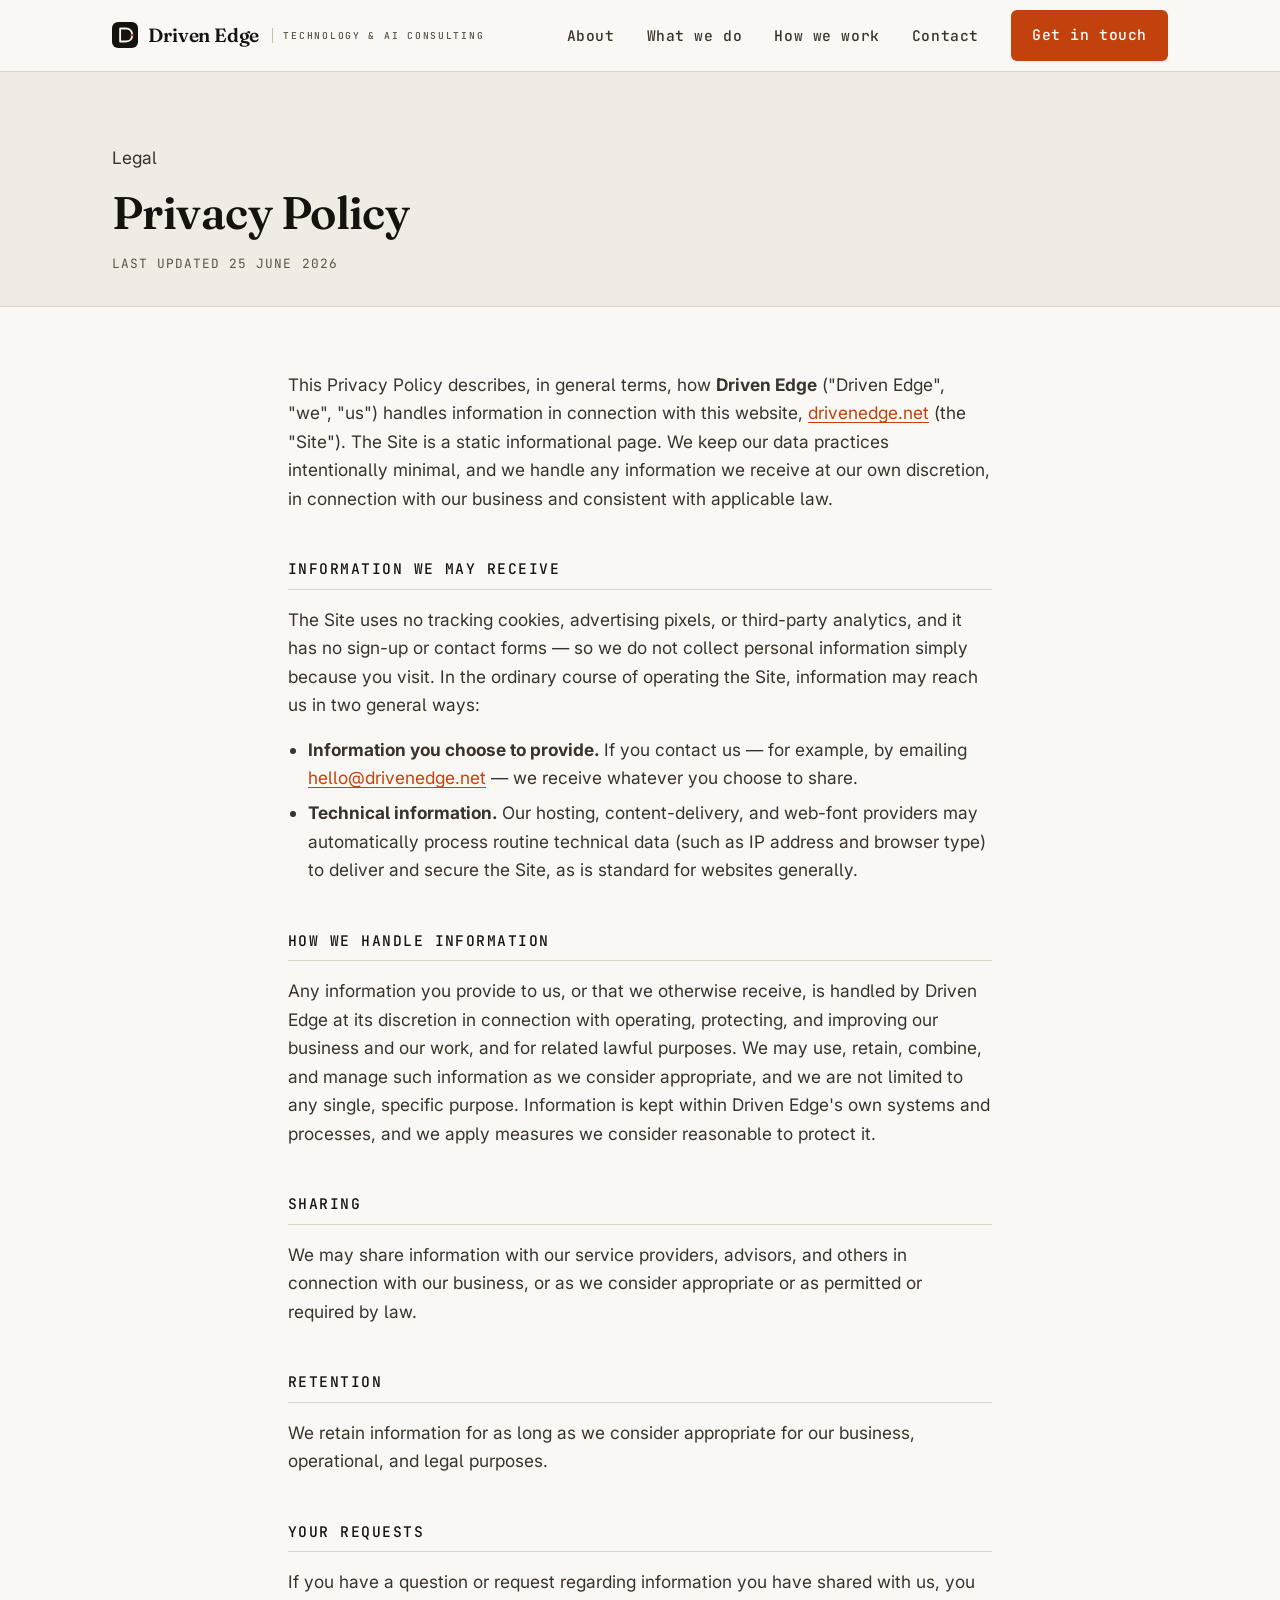
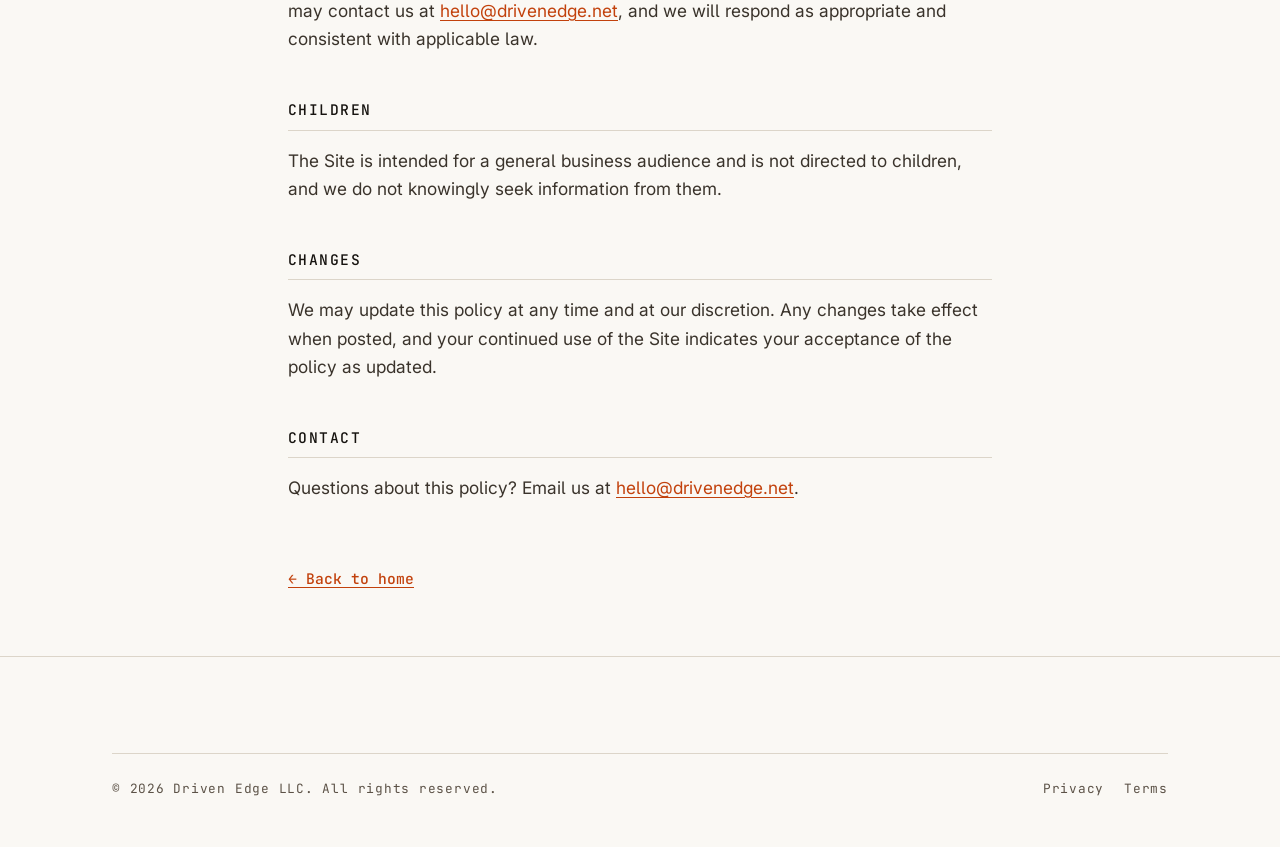
<file: site/privacy.html>
<!doctype html>
<html lang="en">
<head>
<meta charset="utf-8">
<meta name="viewport" content="width=device-width, initial-scale=1, viewport-fit=cover">

<title>Privacy Policy — Driven Edge LLC</title>
<meta name="description" content="How Driven Edge LLC handles information on drivenedge.net.">
<link rel="canonical" href="https://drivenedge.net/privacy.html">
<meta name="theme-color" content="#16130F">
<meta name="color-scheme" content="light">
<meta name="robots" content="index,follow">

<link rel="icon" href="favicon.svg" type="image/svg+xml">
<link rel="icon" type="image/png" sizes="32x32" href="assets/icons/icon-32.png">
<link rel="apple-touch-icon" href="apple-touch-icon.png">
<link rel="manifest" href="site.webmanifest">

<link rel="preconnect" href="https://fonts.googleapis.com">
<link rel="preconnect" href="https://fonts.gstatic.com" crossorigin>
<link rel="stylesheet" href="https://fonts.googleapis.com/css2?family=Fraunces:opsz,wght@9..144,400;9..144,500;9..144,600;9..144,700&family=Inter:wght@400;500;600&family=JetBrains+Mono:wght@400;500&display=swap">

<link rel="stylesheet" href="assets/tokens.css">
<link rel="stylesheet" href="assets/styles.css">
</head>
<body>

<a class="skip-link" href="#main">Skip to content</a>

<header class="site-header">
  <div class="container">
    <a class="brand" href="index.html" aria-label="Driven Edge — home">
      <svg class="mark" width="26" height="26" viewBox="0 0 64 64" fill="none" aria-hidden="true">
        <rect width="64" height="64" rx="15" fill="#16130F"/>
        <path d="M20 16 L20 48 L34 48 C44 48 50 41 50 32 C50 23 44 16 34 16 Z" fill="none" stroke="#FAF8F4" stroke-width="4.5" stroke-linejoin="round"/>
        <path d="M44 32 L52 28 L52 36 Z" fill="#C2410C"/>
      </svg>
      <span>Driven Edge</span>
      <span class="brand__tag" aria-hidden="true">Technology &amp; AI Consulting</span>
    </a>
    <nav class="primary-nav" id="primary-nav" aria-label="Primary">
      <ul>
        <li><a href="index.html#about">About</a></li>
          <li><a href="index.html#capabilities">What we do</a></li>
        <li><a href="index.html#principles">How we work</a></li>
        <li><a href="index.html#contact">Contact</a></li>
      </ul>
      <a class="btn btn--primary" href="mailto:hello@drivenedge.net">Get in touch</a>
    </nav>
    <button class="nav-toggle" id="nav-toggle" aria-label="Open menu" aria-expanded="false" aria-controls="primary-nav">
      <svg class="icon-open" viewBox="0 0 24 24" fill="none" stroke="currentColor" stroke-width="2" stroke-linecap="round" aria-hidden="true"><path d="M4 7h16M4 12h16M4 17h16"/></svg>
      <svg class="icon-close" viewBox="0 0 24 24" fill="none" stroke="currentColor" stroke-width="2" stroke-linecap="round" aria-hidden="true"><path d="M6 6l12 12M18 6L6 18"/></svg>
    </button>
  </div>
</header>

<main id="main">
  <section class="legal-hero">
    <div class="container">
      <p class="eyebrow eyebrow--accent">Legal</p>
      <h1>Privacy Policy</h1>
      <p class="updated">Last updated 25 June 2026</p>
    </div>
  </section>

  <section class="legal-body">
    <div class="container">
      <div class="prose">
        <p>This Privacy Policy describes, in general terms, how <strong>Driven Edge</strong> ("Driven Edge", "we", "us") handles information in connection with this website, <a href="https://drivenedge.net/">drivenedge.net</a> (the "Site"). The Site is a static informational page. We keep our data practices intentionally minimal, and we handle any information we receive at our own discretion, in connection with our business and consistent with applicable law.</p>

        <h2>Information we may receive</h2>
        <p>The Site uses no tracking cookies, advertising pixels, or third-party analytics, and it has no sign-up or contact forms — so we do not collect personal information simply because you visit. In the ordinary course of operating the Site, information may reach us in two general ways:</p>
        <ul>
          <li><strong>Information you choose to provide.</strong> If you contact us — for example, by emailing <a href="mailto:hello@drivenedge.net">hello@drivenedge.net</a> — we receive whatever you choose to share.</li>
          <li><strong>Technical information.</strong> Our hosting, content-delivery, and web-font providers may automatically process routine technical data (such as IP address and browser type) to deliver and secure the Site, as is standard for websites generally.</li>
        </ul>

        <h2>How we handle information</h2>
        <p>Any information you provide to us, or that we otherwise receive, is handled by Driven Edge at its discretion in connection with operating, protecting, and improving our business and our work, and for related lawful purposes. We may use, retain, combine, and manage such information as we consider appropriate, and we are not limited to any single, specific purpose. Information is kept within Driven Edge's own systems and processes, and we apply measures we consider reasonable to protect it.</p>

        <h2>Sharing</h2>
        <p>We may share information with our service providers, advisors, and others in connection with our business, or as we consider appropriate or as permitted or required by law.</p>

        <h2>Retention</h2>
        <p>We retain information for as long as we consider appropriate for our business, operational, and legal purposes.</p>

        <h2>Your requests</h2>
        <p>If you have a question or request regarding information you have shared with us, you may contact us at <a href="mailto:hello@drivenedge.net">hello@drivenedge.net</a>, and we will respond as appropriate and consistent with applicable law.</p>

        <h2>Children</h2>
        <p>The Site is intended for a general business audience and is not directed to children, and we do not knowingly seek information from them.</p>

        <h2>Changes</h2>
        <p>We may update this policy at any time and at our discretion. Any changes take effect when posted, and your continued use of the Site indicates your acceptance of the policy as updated.</p>

        <h2>Contact</h2>
        <p>Questions about this policy? Email us at <a href="mailto:hello@drivenedge.net">hello@drivenedge.net</a>.</p>

        <a class="legal-back" href="index.html">&larr; Back to home</a>
      </div>
    </div>
  </section>
</main>

<footer class="site-footer">
  <div class="container">
    <div class="footer-bottom">
      <p>&copy; <span id="year">2026</span> Driven Edge LLC. All rights reserved.</p>
      <span class="legal">
        <a href="privacy.html">Privacy</a>
        <a href="terms.html">Terms</a>
      </span>
    </div>
  </div>
</footer>

<script src="assets/main.js" defer></script>
</body>
</html>
</file>
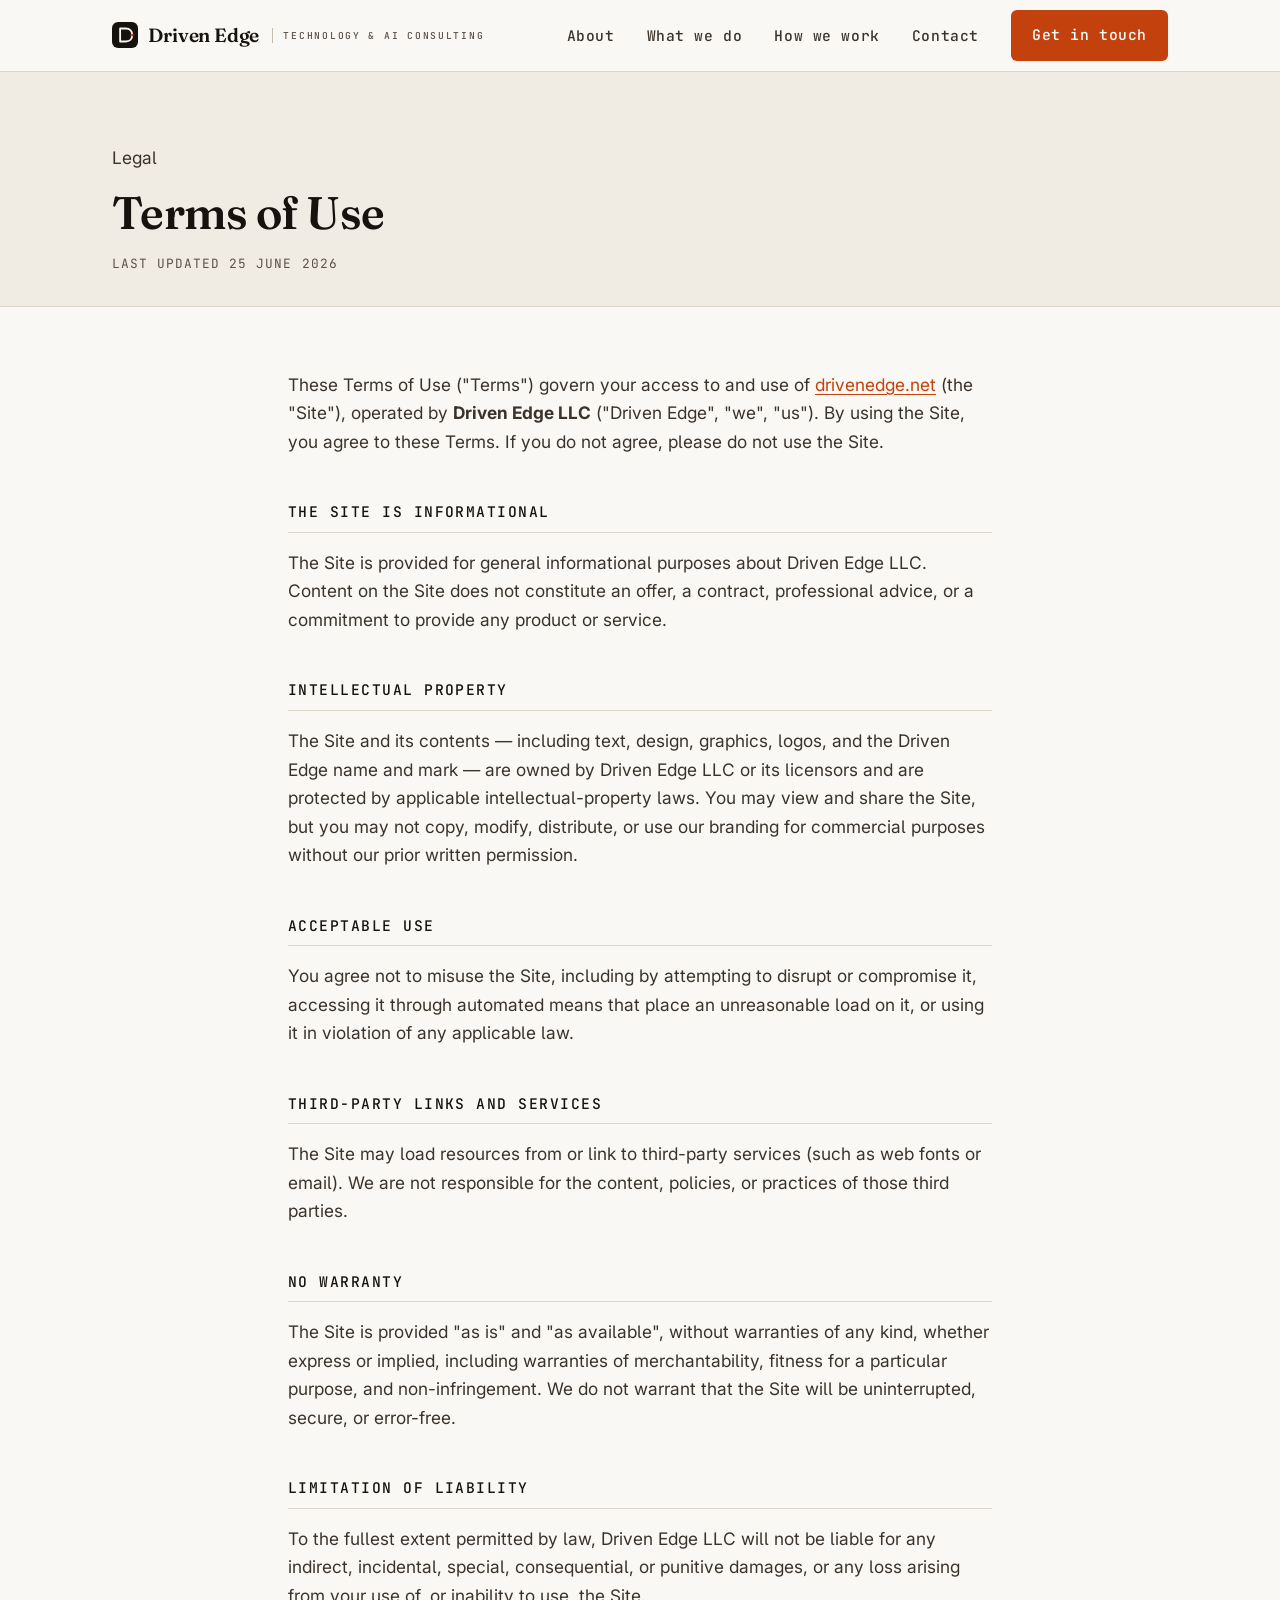
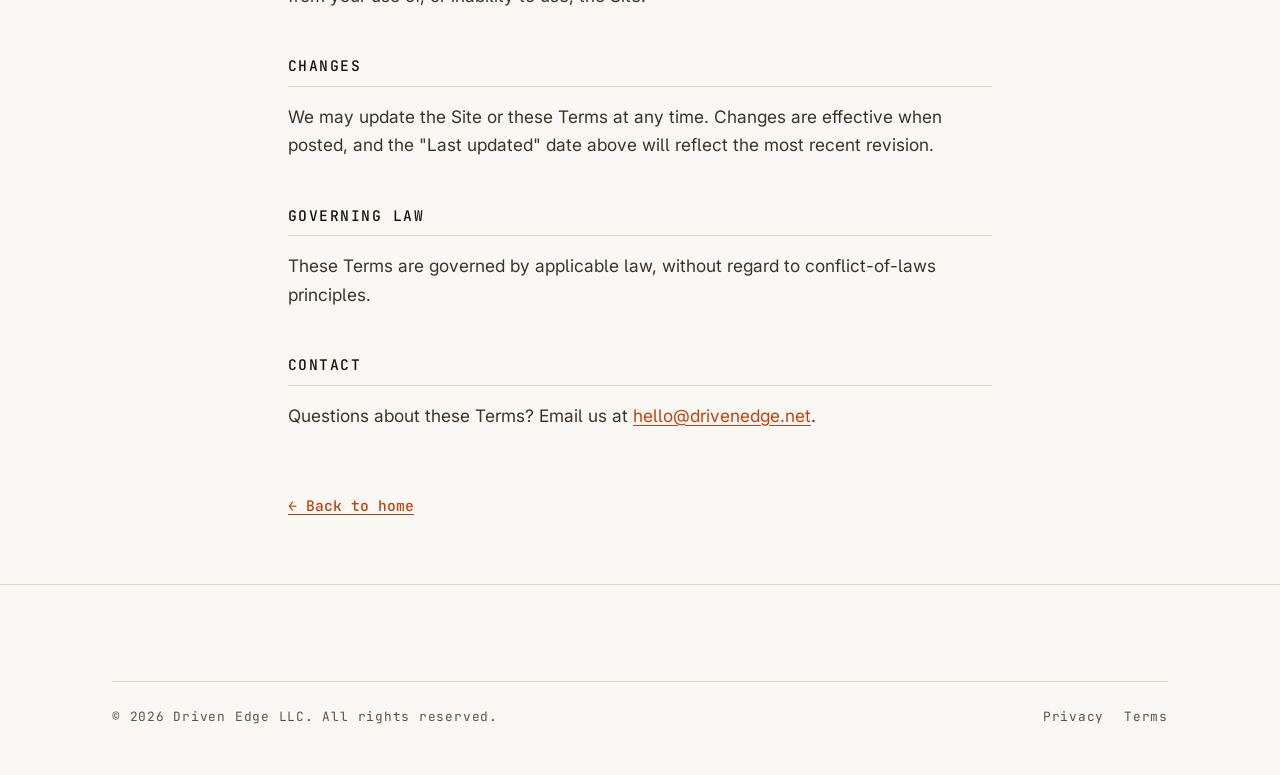
<file: site/terms.html>
<!doctype html>
<html lang="en">
<head>
<meta charset="utf-8">
<meta name="viewport" content="width=device-width, initial-scale=1, viewport-fit=cover">

<title>Terms of Use — Driven Edge LLC</title>
<meta name="description" content="The terms that govern use of the Driven Edge LLC website, drivenedge.net.">
<link rel="canonical" href="https://drivenedge.net/terms.html">
<meta name="theme-color" content="#16130F">
<meta name="color-scheme" content="light">
<meta name="robots" content="index,follow">

<link rel="icon" href="favicon.svg" type="image/svg+xml">
<link rel="icon" type="image/png" sizes="32x32" href="assets/icons/icon-32.png">
<link rel="apple-touch-icon" href="apple-touch-icon.png">
<link rel="manifest" href="site.webmanifest">

<link rel="preconnect" href="https://fonts.googleapis.com">
<link rel="preconnect" href="https://fonts.gstatic.com" crossorigin>
<link rel="stylesheet" href="https://fonts.googleapis.com/css2?family=Fraunces:opsz,wght@9..144,400;9..144,500;9..144,600;9..144,700&family=Inter:wght@400;500;600&family=JetBrains+Mono:wght@400;500&display=swap">

<link rel="stylesheet" href="assets/tokens.css">
<link rel="stylesheet" href="assets/styles.css">
</head>
<body>

<a class="skip-link" href="#main">Skip to content</a>

<header class="site-header">
  <div class="container">
    <a class="brand" href="index.html" aria-label="Driven Edge — home">
      <svg class="mark" width="26" height="26" viewBox="0 0 64 64" fill="none" aria-hidden="true">
        <rect width="64" height="64" rx="15" fill="#16130F"/>
        <path d="M20 16 L20 48 L34 48 C44 48 50 41 50 32 C50 23 44 16 34 16 Z" fill="none" stroke="#FAF8F4" stroke-width="4.5" stroke-linejoin="round"/>
        <path d="M44 32 L52 28 L52 36 Z" fill="#C2410C"/>
      </svg>
      <span>Driven Edge</span>
      <span class="brand__tag" aria-hidden="true">Technology &amp; AI Consulting</span>
    </a>
    <nav class="primary-nav" id="primary-nav" aria-label="Primary">
      <ul>
        <li><a href="index.html#about">About</a></li>
          <li><a href="index.html#capabilities">What we do</a></li>
        <li><a href="index.html#principles">How we work</a></li>
        <li><a href="index.html#contact">Contact</a></li>
      </ul>
      <a class="btn btn--primary" href="mailto:hello@drivenedge.net">Get in touch</a>
    </nav>
    <button class="nav-toggle" id="nav-toggle" aria-label="Open menu" aria-expanded="false" aria-controls="primary-nav">
      <svg class="icon-open" viewBox="0 0 24 24" fill="none" stroke="currentColor" stroke-width="2" stroke-linecap="round" aria-hidden="true"><path d="M4 7h16M4 12h16M4 17h16"/></svg>
      <svg class="icon-close" viewBox="0 0 24 24" fill="none" stroke="currentColor" stroke-width="2" stroke-linecap="round" aria-hidden="true"><path d="M6 6l12 12M18 6L6 18"/></svg>
    </button>
  </div>
</header>

<main id="main">
  <section class="legal-hero">
    <div class="container">
      <p class="eyebrow eyebrow--accent">Legal</p>
      <h1>Terms of Use</h1>
      <p class="updated">Last updated 25 June 2026</p>
    </div>
  </section>

  <section class="legal-body">
    <div class="container">
      <div class="prose">
        <p>These Terms of Use ("Terms") govern your access to and use of <a href="https://drivenedge.net/">drivenedge.net</a> (the "Site"), operated by <strong>Driven Edge LLC</strong> ("Driven Edge", "we", "us"). By using the Site, you agree to these Terms. If you do not agree, please do not use the Site.</p>

        <h2>The Site is informational</h2>
        <p>The Site is provided for general informational purposes about Driven Edge LLC. Content on the Site does not constitute an offer, a contract, professional advice, or a commitment to provide any product or service.</p>

        <h2>Intellectual property</h2>
        <p>The Site and its contents — including text, design, graphics, logos, and the Driven Edge name and mark — are owned by Driven Edge LLC or its licensors and are protected by applicable intellectual-property laws. You may view and share the Site, but you may not copy, modify, distribute, or use our branding for commercial purposes without our prior written permission.</p>

        <h2>Acceptable use</h2>
        <p>You agree not to misuse the Site, including by attempting to disrupt or compromise it, accessing it through automated means that place an unreasonable load on it, or using it in violation of any applicable law.</p>

        <h2>Third-party links and services</h2>
        <p>The Site may load resources from or link to third-party services (such as web fonts or email). We are not responsible for the content, policies, or practices of those third parties.</p>

        <h2>No warranty</h2>
        <p>The Site is provided "as is" and "as available", without warranties of any kind, whether express or implied, including warranties of merchantability, fitness for a particular purpose, and non-infringement. We do not warrant that the Site will be uninterrupted, secure, or error-free.</p>

        <h2>Limitation of liability</h2>
        <p>To the fullest extent permitted by law, Driven Edge LLC will not be liable for any indirect, incidental, special, consequential, or punitive damages, or any loss arising from your use of, or inability to use, the Site.</p>

        <h2>Changes</h2>
        <p>We may update the Site or these Terms at any time. Changes are effective when posted, and the "Last updated" date above will reflect the most recent revision.</p>

        <h2>Governing law</h2>
        <p>These Terms are governed by applicable law, without regard to conflict-of-laws principles.</p>

        <h2>Contact</h2>
        <p>Questions about these Terms? Email us at <a href="mailto:hello@drivenedge.net">hello@drivenedge.net</a>.</p>

        <a class="legal-back" href="index.html">&larr; Back to home</a>
      </div>
    </div>
  </section>
</main>

<footer class="site-footer">
  <div class="container">
    <div class="footer-bottom">
      <p>&copy; <span id="year">2026</span> Driven Edge LLC. All rights reserved.</p>
      <span class="legal">
        <a href="privacy.html">Privacy</a>
        <a href="terms.html">Terms</a>
      </span>
    </div>
  </div>
</footer>

<script src="assets/main.js" defer></script>
</body>
</html>
</file>
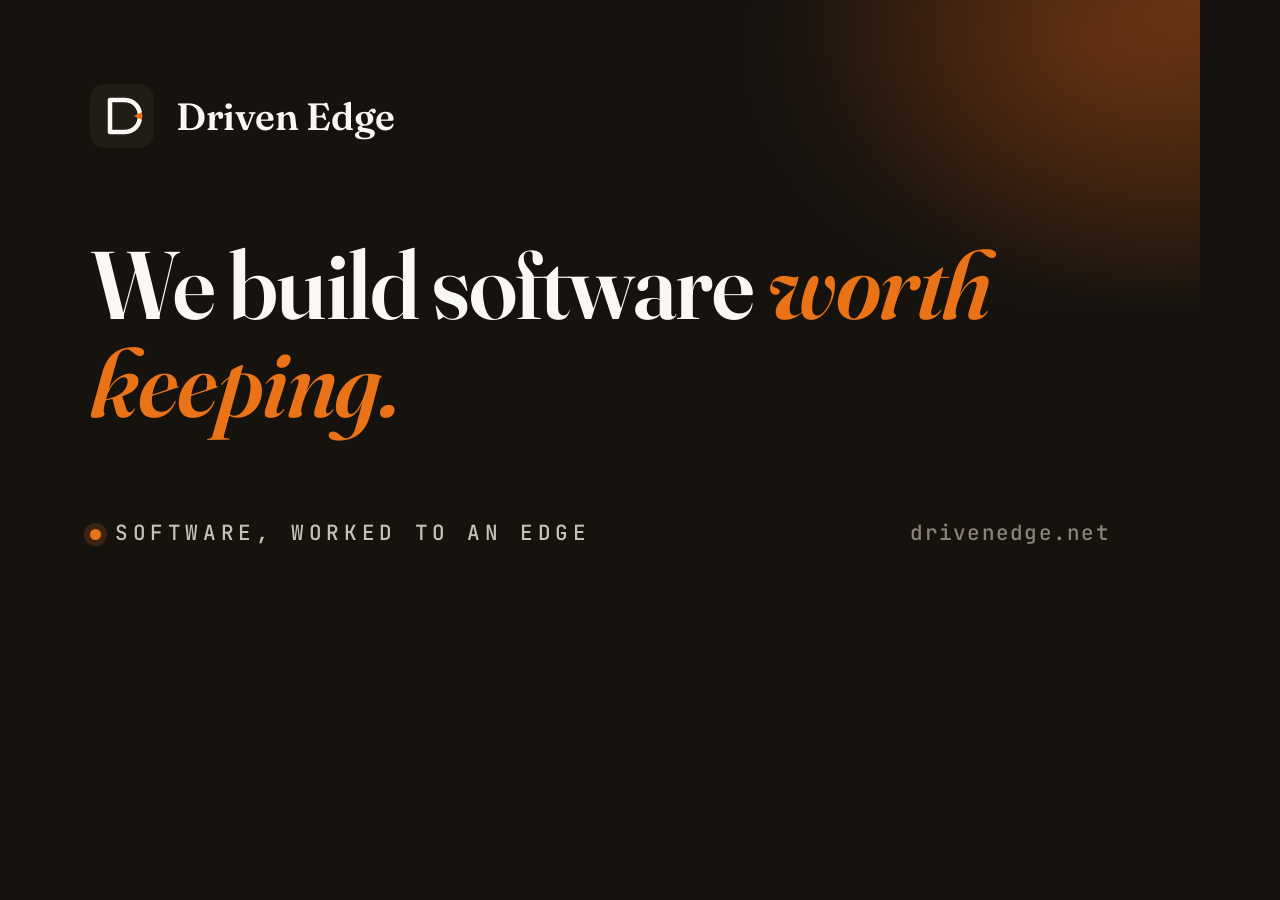
<file: site/assets/og.html>
<!doctype html>
<html lang="en">
<head>
<meta charset="utf-8">
<title>Driven Edge — OG card</title>
<link rel="preconnect" href="https://fonts.googleapis.com">
<link rel="preconnect" href="https://fonts.gstatic.com" crossorigin>
<link rel="stylesheet" href="https://fonts.googleapis.com/css2?family=Fraunces:opsz,wght@9..144,400;9..144,600;9..144,700&family=JetBrains+Mono:wght@500&display=swap">
<style>
  *{ margin:0; padding:0; box-sizing:border-box; }
  html,body{ width:1200px; height:630px; }
  body{
    background:#16130F;
    color:#F4F0E9;
    font-family:"Fraunces", Georgia, serif;
    position:relative;
    overflow:hidden;
  }
  /* forged-edge warmth, top-right */
  .glow{
    position:absolute; inset:0;
    background:
      radial-gradient(60% 90% at 100% 0%, rgba(234,115,23,0.30) 0%, transparent 55%),
      radial-gradient(50% 70% at 92% 8%, rgba(194,65,12,0.22) 0%, transparent 60%);
  }
  .frame{
    position:absolute; inset:0;
    padding:84px 90px;
    display:flex; flex-direction:column; justify-content:space-between;
  }
  .top{ display:flex; align-items:center; gap:22px; }
  .mark{ width:64px; height:64px; flex:0 0 auto; }
  .wordmark{
    font-weight:600; font-size:38px; letter-spacing:-0.01em; color:#FAF8F4;
  }
  .headline{
    font-weight:600; font-size:96px; line-height:1.02; letter-spacing:-0.015em;
    max-width:20ch; color:#FAF8F4;
  }
  .headline .ink{ color:#EA7317; font-style:italic; font-weight:600; }
  .bottom{ display:flex; align-items:center; justify-content:space-between; }
  .tag{
    font-family:"JetBrains Mono", monospace; font-weight:500;
    font-size:21px; letter-spacing:0.22em; text-transform:uppercase;
    color:#C8C0B4;
  }
  .pip{
    display:inline-block; width:11px; height:11px; border-radius:50%;
    background:#EA7317; margin-right:14px; vertical-align:middle;
    box-shadow:0 0 0 6px rgba(234,115,23,0.18);
  }
  .url{
    font-family:"JetBrains Mono", monospace; font-weight:500;
    font-size:21px; letter-spacing:0.06em; color:#8C8377;
  }
</style>
</head>
<body>
  <div class="glow"></div>
  <div class="frame">
    <div class="top">
      <svg class="mark" viewBox="0 0 64 64" fill="none" aria-hidden="true">
        <rect width="64" height="64" rx="15" fill="#211C16"/>
        <path d="M20 16 L20 48 L34 48 C44 48 50 41 50 32 C50 23 44 16 34 16 Z" fill="none" stroke="#FAF8F4" stroke-width="4.5" stroke-linejoin="round"/>
        <path d="M44 32 L52 28 L52 36 Z" fill="#EA7317"/>
      </svg>
      <span class="wordmark">Driven Edge</span>
    </div>

    <h1 class="headline">We build software <span class="ink">worth keeping.</span></h1>

    <div class="bottom">
      <span class="tag"><span class="pip"></span>Software, worked to an edge</span>
      <span class="url">drivenedge.net</span>
    </div>
  </div>
</body>
</html>
</file>
<file: site/assets/tokens.css>
/* =========================================================================
   DRIVEN EDGE LLC — design tokens (single source of truth)
   Direction: LIGHT EDITORIAL PREMIUM.
   Color discipline: ~90% warm-graphite neutrals + warm paper white.
   The Edge-Amber accent is RATIONED — primary CTAs, links, focus, and the
   single emphasized word in the hero. Never decorative.
   Contrast (documented):
     Ink #16130F on Paper        ≈ 17.9:1 (AAA)
     Graphite #3A332B on White   ≈ 12.4:1 (AAA)
     Slate #5C5247 on White      ≈ 7.6:1  (AAA body)
     White on Edge Amber #C2410C ≈ 5.2:1  (AA)
     Edge Amber #C2410C on Paper ≈ 4.9:1  (AA — used on >=18px / >=14px bold)
   ========================================================================= */
:root{
  /* warm graphite neutral ramp (hue ~30) */
  --ink:        #16130F;
  --graphite:   #3A332B;
  --slate:      #5C5247;
  --paper:      #FAF8F4;
  --mist:       #F0ECE4;
  --white:      #FFFFFF;
  --hairline:   #E3DDD2;

  /* single brand accent — the forged edge */
  --amber:      #C2410C;  /* Edge Amber — deep, the rationed accent          */
  --amber-glow: #EA7317;  /* Amber Glow — hover/active + highlights on dark  */
  --amber-wash: #FFF4ED;  /* Amber Wash — faint accent-tinted surfaces       */

  /* semantic aliases — components consume THESE, never raw hex */
  --bg:            var(--paper);
  --bg-sunken:     var(--mist);
  --surface:       var(--white);
  --surface-dark:  var(--ink);
  --text-strong:   var(--ink);
  --text:          var(--graphite);
  --text-muted:    var(--slate);
  --text-on-dark:  #F4F0E9;
  --text-on-dark-muted: #C8C0B4;
  --border:        var(--hairline);
  --primary:       var(--amber);
  --primary-hover: var(--amber-glow);
  --link:          var(--amber);
  --focus:         var(--amber);

  /* fluid type scale (clamp — no desktop-only fixed sizes) */
  --t-eyebrow: clamp(0.72rem, 0.68rem + 0.2vw, 0.8rem);
  --t-hero:    clamp(2.6rem, 1.6rem + 4.6vw, 5rem);
  --t-h2:      clamp(1.7rem, 1.2rem + 2.2vw, 2.85rem);
  --t-h3:      clamp(1.18rem, 1.05rem + 0.6vw, 1.4rem);
  --t-lead:    clamp(1.12rem, 1.02rem + 0.55vw, 1.4rem);
  --t-body:    clamp(1rem, 0.97rem + 0.18vw, 1.08rem);
  --t-small:   clamp(0.85rem, 0.82rem + 0.12vw, 0.92rem);

  /* spacing — 8px base scale */
  --s1: 0.5rem;
  --s2: 0.75rem;
  --s3: 1rem;
  --s4: 1.5rem;
  --s5: 2rem;
  --s6: 3rem;
  --s7: 4rem;
  --s8: 6rem;
  --s9: 9rem;

  /* layout */
  --container:       72rem;
  --container-prose: 44rem;
  --gutter:          clamp(1.25rem, 0.6rem + 3vw, 3rem);
  --section-y:       clamp(3.5rem, 2rem + 6vw, 7.5rem);

  /* radii */
  --r-sm: 6px;
  --r-md: 10px;
  --r-lg: 16px;
  --r-pill: 999px;

  /* elevation (subtle, warm-tinted) */
  --e1: 0 1px 2px rgba(22,19,15,0.05);
  --e2: 0 6px 24px -8px rgba(22,19,15,0.10), 0 1px 2px rgba(22,19,15,0.05);
  --e3: 0 24px 60px -20px rgba(22,19,15,0.18), 0 2px 6px rgba(22,19,15,0.06);

  --header-h: 4.5rem;

  /* instrument / spec-sheet system */
  --rule:        #DCD5C9;   /* structural hairline grid (slightly stronger than --hairline) */
  --rule-strong: #C7BEAF;
  --reticle:     var(--amber);
  --tick:        9px;       /* corner registration-mark arm length */
}
</file>
<file: site/assets/styles.css>
/* =========================================================================
   DRIVEN EDGE LLC — "Precision Instrument" component + layout styles
   Consumes the semantic tokens in tokens.css.

   System: a spec-sheet / instrument panel. Monospace carries the chrome
   (labels, indices, nav, footer, datasheets); Fraunces serif is the warm
   anchor for headlines; Inter for reading prose. Structure is drawn with
   hairline rules, a measurement ruler, numbered sections, and amber
   registration-mark "reticle" corners on panels — the signature device.
   Amber stays rationed: reticles, links, primary action, section indices.
   ========================================================================= */

/* ---------- reset / base ---------- */
*,*::before,*::after{ box-sizing:border-box; }
html{
  -webkit-text-size-adjust:100%;
  scroll-behavior:smooth;
  scroll-padding-top:calc(var(--header-h) + 1rem);
}
body{
  margin:0;
  background:var(--bg);
  color:var(--text);
  font-family:"Inter", system-ui, -apple-system, "Segoe UI", Roboto, sans-serif;
  font-size:var(--t-body);
  line-height:1.65;
  font-feature-settings:"cv05" 1, "ss01" 1;
  -webkit-font-smoothing:antialiased;
  text-rendering:optimizeLegibility;
}
h1,h2,h3{
  font-family:"Fraunces", Georgia, "Times New Roman", serif;
  color:var(--text-strong);
  font-weight:600;
  line-height:1.06;
  letter-spacing:-0.012em;
  margin:0;
  text-wrap:balance;
}
p{ margin:0; }
a{ color:var(--link); text-decoration:none; }
a:hover{ color:var(--primary-hover); }
img,svg{ display:block; max-width:100%; }
::selection{ background:var(--amber); color:#fff; }

/* mono helper */
.mono{
  font-family:"JetBrains Mono", ui-monospace, "SF Mono", Menlo, monospace;
}

/* ---------- focus visibility ---------- */
:focus-visible{
  outline:2px solid var(--focus);
  outline-offset:3px;
  border-radius:2px;
}
a:focus-visible,
button:focus-visible{ outline-offset:4px; }

/* ---------- skip link ---------- */
.skip-link{
  position:absolute;
  left:var(--s3); top:-100%;
  z-index:200;
  background:var(--ink);
  color:var(--text-on-dark);
  padding:0.7rem 1.1rem;
  border-radius:var(--r-sm);
  font-family:"JetBrains Mono", ui-monospace, Menlo, monospace;
  font-size:var(--t-small);
  font-weight:500;
  transition:top .18s ease;
}
.skip-link:focus{ top:var(--s3); color:var(--text-on-dark); }

/* ---------- layout helpers ---------- */
.container{
  width:100%;
  max-width:var(--container);
  margin-inline:auto;
  padding-inline:var(--gutter);
}
.prose{ max-width:var(--container-prose); }

/* mono kicker / index label  — e.g. "01 / OVERVIEW" */
.kicker{
  display:inline-flex;
  align-items:center;
  gap:0.6rem;
  font-family:"JetBrains Mono", ui-monospace, Menlo, monospace;
  font-size:var(--t-eyebrow);
  font-weight:500;
  letter-spacing:0.2em;
  text-transform:uppercase;
  color:var(--text-muted);
}
.kicker .idx{ color:var(--primary); }
.kicker .pip{
  width:6px; height:6px; border-radius:50%;
  background:var(--amber);
  box-shadow:0 0 0 3px var(--amber-wash);
}

/* signature device — amber registration-mark corners on panels */
.tick{ position:relative; }
.tick::before,
.tick::after{
  content:"";
  position:absolute;
  width:var(--tick); height:var(--tick);
  border-color:var(--reticle);
  border-style:solid;
  pointer-events:none;
}
.tick::before{ top:-1px; left:-1px; border-width:1px 0 0 1px; }
.tick::after{ bottom:-1px; right:-1px; border-width:0 1px 1px 0; }

/* measurement ruler — full-width hairline with regular ticks */
.ruler{
  height:13px;
  border-bottom:1px solid var(--rule);
  background-image:repeating-linear-gradient(90deg, var(--rule) 0 1px, transparent 1px 28px);
  background-repeat:repeat-x;
  background-position:left bottom;
  background-size:28px 6px;
}

/* ---------- buttons (squared, mono, spec-style) ---------- */
.btn{
  display:inline-flex;
  align-items:center;
  gap:0.6rem;
  font-family:"JetBrains Mono", ui-monospace, Menlo, monospace;
  font-size:var(--t-small);
  font-weight:500;
  letter-spacing:0.04em;
  padding:0.8rem 1.25rem;
  border-radius:var(--r-sm);
  border:1px solid transparent;
  cursor:pointer;
  transition:background-color .18s ease, color .18s ease, border-color .18s ease, transform .18s ease, box-shadow .18s ease;
}
.btn--primary{
  background:var(--primary);
  color:#fff;
  box-shadow:var(--e1);
}
.btn--primary:hover{
  background:var(--primary-hover);
  color:#fff;
  transform:translateY(-1px);
  box-shadow:var(--e2);
}
.btn--ghost{
  background:transparent;
  color:var(--text-strong);
  border-color:var(--rule-strong);
}
.btn--ghost:hover{
  color:var(--text-strong);
  border-color:var(--graphite);
  background:var(--surface);
}
.btn .arrow{ transition:transform .18s ease; }
.btn:hover .arrow{ transform:translateX(3px); }

/* =========================================================================
   MASTHEAD (header)
   ========================================================================= */
.site-header{
  position:sticky;
  top:0;
  z-index:100;
  height:var(--header-h);
  display:flex;
  align-items:center;
  background:color-mix(in srgb, var(--paper) 88%, transparent);
  -webkit-backdrop-filter:saturate(180%) blur(12px);
  backdrop-filter:saturate(180%) blur(12px);
  border-bottom:1px solid var(--rule);
}
.site-header .container{
  display:flex;
  align-items:center;
  justify-content:space-between;
  gap:var(--s4);
}
.brand{
  display:inline-flex;
  align-items:center;
  gap:0.65rem;
  color:var(--text-strong);
  font-family:"Fraunces", Georgia, serif;
  font-weight:600;
  font-size:1.2rem;
  letter-spacing:-0.01em;
}
.brand:hover{ color:var(--text-strong); }
.brand .mark{ flex:0 0 auto; }
.brand__tag{
  font-family:"JetBrains Mono", ui-monospace, Menlo, monospace;
  font-size:0.6rem;
  font-weight:500;
  letter-spacing:0.18em;
  text-transform:uppercase;
  color:var(--text-muted);
  padding-left:0.65rem;
  margin-left:0.15rem;
  border-left:1px solid var(--rule-strong);
}

.primary-nav{ display:flex; align-items:center; gap:var(--s5); }
.primary-nav ul{
  display:flex;
  align-items:center;
  gap:var(--s5);
  list-style:none;
  margin:0; padding:0;
}
.primary-nav a:not(.btn){
  font-family:"JetBrains Mono", ui-monospace, Menlo, monospace;
  color:var(--text);
  font-size:var(--t-small);
  font-weight:500;
  letter-spacing:0.04em;
  position:relative;
  padding-block:0.25rem;
}
.primary-nav a:not(.btn)::after{
  content:"";
  position:absolute;
  left:0; bottom:-2px;
  width:100%; height:1px;
  background:var(--primary);
  transform:scaleX(0);
  transform-origin:left;
  transition:transform .22s ease;
}
.primary-nav a:not(.btn):hover{ color:var(--text-strong); }
.primary-nav a:not(.btn):hover::after{ transform:scaleX(1); }

/* hamburger */
.nav-toggle{
  display:none;
  width:2.75rem; height:2.75rem;
  align-items:center; justify-content:center;
  background:transparent;
  border:1px solid var(--rule-strong);
  border-radius:var(--r-sm);
  cursor:pointer;
  color:var(--text-strong);
}
.nav-toggle svg{ width:1.25rem; height:1.25rem; }
.nav-toggle .icon-close{ display:none; }
.nav-toggle[aria-expanded="true"] .icon-open{ display:none; }
.nav-toggle[aria-expanded="true"] .icon-close{ display:block; }

/* =========================================================================
   HERO
   ========================================================================= */
.hero{ position:relative; }
.hero__top{
  /* the masthead ruler strip + coordinates */
  display:flex;
  align-items:flex-end;
  justify-content:space-between;
}
.hero__coord{
  font-family:"JetBrains Mono", ui-monospace, Menlo, monospace;
  font-size:var(--t-eyebrow);
  letter-spacing:0.12em;
  text-transform:uppercase;
  color:var(--text-muted);
  white-space:nowrap;
  padding-bottom:0.1rem;
}
.hero__body{
  padding-block:clamp(3rem, 1.5rem + 7vw, 7rem) var(--section-y);
}
.hero h1{
  font-size:var(--t-hero);
  font-weight:600;
  max-width:16ch;
  margin:var(--s4) 0 var(--s4);
}
.hero h1 .ink{ color:var(--primary); font-style:italic; font-weight:500; }
.hero__readout{
  font-family:"JetBrains Mono", ui-monospace, Menlo, monospace;
  font-size:var(--t-small);
  letter-spacing:0.02em;
  color:var(--text-muted);
  margin-bottom:var(--s4);
}
.hero__lead{
  font-size:var(--t-lead);
  color:var(--text);
  max-width:54ch;
  line-height:1.55;
  margin-bottom:var(--s6);
}
.hero__cta{ display:flex; flex-wrap:wrap; align-items:center; gap:var(--s3); }

/* =========================================================================
   DATASHEET — bordered key/value spec grid
   ========================================================================= */
.datasheet{
  margin:var(--s7) 0 0;
  border:1px solid var(--rule);
  border-radius:var(--r-sm);
  display:grid;
  grid-template-columns:repeat(4, minmax(0,1fr));
  background:var(--surface);
}
.datasheet > div{
  padding:var(--s4) var(--s4) var(--s5);
  border-right:1px solid var(--rule);
}
.datasheet > div:last-child{ border-right:0; }
.datasheet dt{
  font-family:"JetBrains Mono", ui-monospace, Menlo, monospace;
  font-size:var(--t-eyebrow);
  letter-spacing:0.14em;
  text-transform:uppercase;
  color:var(--primary);
  margin-bottom:0.55rem;
}
.datasheet dd{
  margin:0;
  font-size:var(--t-small);
  color:var(--text);
  line-height:1.5;
}

/* =========================================================================
   SECTION scaffolding — numbered spec sections
   ========================================================================= */
.section{
  padding-block:var(--section-y);
  border-top:1px solid var(--rule);
}
.section__bar{
  display:flex;
  align-items:baseline;
  gap:var(--s4);
  padding-bottom:var(--s4);
  margin-bottom:var(--s6);
  border-bottom:1px solid var(--rule);
}
.section__no{
  font-family:"JetBrains Mono", ui-monospace, Menlo, monospace;
  font-size:clamp(1.6rem, 1.1rem + 1.6vw, 2.4rem);
  font-weight:500;
  color:var(--primary);
  line-height:1;
  letter-spacing:0.02em;
}
.section__label{
  font-family:"JetBrains Mono", ui-monospace, Menlo, monospace;
  font-size:var(--t-small);
  font-weight:500;
  letter-spacing:0.2em;
  text-transform:uppercase;
  color:var(--text-strong);
}
.section__meta{
  margin-left:auto;
  font-family:"JetBrains Mono", ui-monospace, Menlo, monospace;
  font-size:var(--t-eyebrow);
  letter-spacing:0.12em;
  text-transform:uppercase;
  color:var(--text-muted);
}

/* About */
.about-grid{
  display:grid;
  grid-template-columns:minmax(0,1.2fr) minmax(0,1fr);
  gap:clamp(2rem, 1rem + 5vw, 5rem);
  align-items:start;
}
.about-grid h2{ font-size:var(--t-h2); max-width:18ch; margin-bottom:var(--s4); }
.about-grid .body-col p{ font-size:var(--t-lead); color:var(--text); line-height:1.6; }
.about-grid .body-col p + p{ margin-top:var(--s4); }

/* spec panel — "company at a glance" datasheet column */
.spec-panel{
  border:1px solid var(--rule);
  border-radius:var(--r-sm);
  background:var(--surface);
  padding:var(--s5);
}
.spec-panel .spec-panel__cap{
  display:flex; align-items:center; justify-content:space-between;
  font-family:"JetBrains Mono", ui-monospace, Menlo, monospace;
  font-size:var(--t-eyebrow);
  letter-spacing:0.16em;
  text-transform:uppercase;
  color:var(--text-muted);
  padding-bottom:var(--s3);
  margin-bottom:var(--s3);
  border-bottom:1px solid var(--rule);
}
.spec-panel dl{ margin:0; display:grid; }
.spec-panel dl > div{
  display:grid;
  grid-template-columns:minmax(0,9rem) minmax(0,1fr);
  gap:var(--s3);
  padding:var(--s3) 0;
  border-bottom:1px solid var(--rule);
}
.spec-panel dl > div:last-child{ padding-bottom:0; border-bottom:0; }
.spec-panel dt{
  font-family:"JetBrains Mono", ui-monospace, Menlo, monospace;
  font-size:var(--t-eyebrow);
  letter-spacing:0.1em;
  text-transform:uppercase;
  color:var(--primary);
}
.spec-panel dd{ margin:0; font-size:var(--t-small); color:var(--text); font-weight:500; }

/* =========================================================================
   PRINCIPLES — spec cells in a hairline grid
   ========================================================================= */
.grid-3{
  display:grid;
  grid-template-columns:repeat(3, minmax(0,1fr));
  border:1px solid var(--rule);
  border-radius:var(--r-sm);
  overflow:hidden;
  background:var(--surface);
}
.cell{
  padding:var(--s5);
  border-right:1px solid var(--rule);
  position:relative;
  transition:background-color .22s ease;
}
.cell:last-child{ border-right:0; }
.cell:hover{ background:var(--amber-wash); }
.cell .idx{
  font-family:"JetBrains Mono", ui-monospace, Menlo, monospace;
  font-size:var(--t-eyebrow);
  letter-spacing:0.14em;
  color:var(--primary);
  margin-bottom:var(--s4);
}
.cell h3{ font-size:var(--t-h3); margin-bottom:var(--s2); max-width:18ch; }
.cell p{ color:var(--text-muted); font-size:var(--t-body); line-height:1.6; }

/* =========================================================================
   CONTACT — dark instrument panel
   ========================================================================= */
.contact{
  background:var(--surface-dark);
  color:var(--text-on-dark);
  border-radius:var(--r-sm);
  padding:clamp(2.25rem, 1.5rem + 4vw, 4.5rem);
  position:relative;
  overflow:hidden;
  box-shadow:var(--e3);
  /* faint instrument grid on the dark panel */
  background-image:
    repeating-linear-gradient(90deg, rgba(244,240,233,0.04) 0 1px, transparent 1px 64px),
    repeating-linear-gradient(0deg, rgba(244,240,233,0.04) 0 1px, transparent 1px 64px);
}
.contact::before{
  content:"";
  position:absolute;
  inset:0;
  background:radial-gradient(85% 120% at 100% 0%, rgba(234,115,23,0.18) 0%, transparent 55%);
  pointer-events:none;
}
.contact__inner{ position:relative; max-width:46rem; }
.contact .kicker{ color:var(--amber-glow); margin-bottom:var(--s4); }
.contact .kicker .idx{ color:var(--amber-glow); }
.contact h2{ color:var(--white); font-size:var(--t-h2); max-width:18ch; margin-bottom:var(--s4); }
.contact__readout{
  font-family:"JetBrains Mono", ui-monospace, Menlo, monospace;
  font-size:var(--t-lead);
  color:var(--text-on-dark);
  margin-bottom:var(--s2);
}
.contact__readout a{ color:var(--amber-glow); text-underline-offset:3px; }
.contact__readout a:hover{ color:#fff; text-decoration:underline; }
.contact p.note{ color:var(--text-on-dark-muted); font-size:var(--t-small); margin-bottom:var(--s6); max-width:44ch; }
.contact__cta{ display:flex; flex-wrap:wrap; gap:var(--s3); align-items:center; }
.contact__cta .btn--ghost{ color:var(--text-on-dark); border-color:rgba(244,240,233,0.3); }
.contact__cta .btn--ghost:hover{ color:var(--white); border-color:rgba(244,240,233,0.6); background:rgba(255,255,255,0.04); }

/* =========================================================================
   FOOTER — structured spec footer
   ========================================================================= */
.site-footer{
  padding-block:var(--s6) var(--s6);
  border-top:1px solid var(--rule);
}
.footer-grid{
  display:flex;
  flex-wrap:wrap;
  justify-content:space-between;
  align-items:flex-start;
  gap:var(--s5);
}
.footer-brand{ max-width:36ch; }
.footer-brand .brand{ margin-bottom:var(--s3); }
.footer-legal{
  font-family:"JetBrains Mono", ui-monospace, Menlo, monospace;
  color:var(--text-muted);
  font-size:var(--t-small);
  line-height:1.7;
}
.footer-legal strong{ color:var(--text); font-weight:600; }
.footer-legal a{ color:var(--primary); font-weight:500; text-underline-offset:3px; }
.footer-legal a:hover{ text-decoration:underline; color:var(--primary-hover); }
.footer-nav ul{
  list-style:none; margin:0; padding:0;
  display:flex; flex-direction:column; gap:var(--s2);
}
.footer-nav a{
  font-family:"JetBrains Mono", ui-monospace, Menlo, monospace;
  color:var(--text);
  font-size:var(--t-small);
  font-weight:500;
  letter-spacing:0.03em;
}
.footer-nav a:hover{ color:var(--primary); }
.footer-bottom{
  margin-top:var(--s6);
  padding-top:var(--s4);
  border-top:1px solid var(--rule);
  display:flex;
  flex-wrap:wrap;
  justify-content:space-between;
  gap:var(--s3);
  align-items:center;
}
.footer-bottom p,
.footer-bottom .legal{
  font-family:"JetBrains Mono", ui-monospace, Menlo, monospace;
  font-size:var(--t-eyebrow);
  letter-spacing:0.06em;
  color:var(--text-muted);
}
.footer-bottom .legal{ display:flex; gap:1.25rem; flex-wrap:wrap; }
.footer-bottom .legal a{ color:var(--text-muted); }
.footer-bottom .legal a:hover{ color:var(--primary); }

/* =========================================================================
   LEGAL PAGES (privacy / terms)
   ========================================================================= */
.legal-hero{
  padding-block:clamp(2.5rem, 1.5rem + 4vw, 4.5rem) var(--s5);
  border-bottom:1px solid var(--rule);
  background:var(--bg-sunken);
}
.legal-hero h1{ font-size:var(--t-h2); max-width:22ch; margin-top:var(--s3); }
.legal-hero .updated{
  margin-top:var(--s3);
  font-family:"JetBrains Mono", ui-monospace, Menlo, monospace;
  font-size:var(--t-eyebrow);
  letter-spacing:0.08em;
  text-transform:uppercase;
  color:var(--text-muted);
}
.legal-body{ padding-block:var(--s7); }
.legal-body .prose{ margin-inline:auto; }
.legal-body h2{
  font-family:"JetBrains Mono", ui-monospace, Menlo, monospace;
  font-size:var(--t-small);
  font-weight:500;
  letter-spacing:0.1em;
  text-transform:uppercase;
  color:var(--text-strong);
  margin-top:var(--s6);
  margin-bottom:var(--s3);
  padding-bottom:var(--s2);
  border-bottom:1px solid var(--rule);
}
.legal-body h2:first-child{ margin-top:0; }
.legal-body p{ margin-bottom:var(--s3); color:var(--text); }
.legal-body ul{ margin:0 0 var(--s3); padding-left:1.25rem; color:var(--text); }
.legal-body li{ margin-bottom:0.4rem; }
.legal-body a{ text-underline-offset:3px; text-decoration:underline; }
.legal-back{
  display:inline-flex; align-items:center; gap:0.5rem;
  margin-top:var(--s6);
  font-family:"JetBrains Mono", ui-monospace, Menlo, monospace;
  font-size:var(--t-small); font-weight:500;
}

/* =========================================================================
   REVEAL animation — gated behind html.js (content visible without JS)
   ========================================================================= */
html.js [data-reveal]{
  opacity:0;
  transform:translateY(10px);
  transition:opacity .42s ease, transform .42s ease;
}
html.js [data-reveal].is-in{ opacity:1; transform:none; }

/* =========================================================================
   RESPONSIVE
   ========================================================================= */
@media (max-width:900px){
  .datasheet{ grid-template-columns:repeat(2, minmax(0,1fr)); }
  .datasheet > div:nth-child(2){ border-right:0; }
  .datasheet > div:nth-child(1),
  .datasheet > div:nth-child(2){ border-bottom:1px solid var(--rule); }
  .about-grid{ grid-template-columns:1fr; gap:var(--s5); }
  .grid-3{ grid-template-columns:1fr; }
  .cell{ border-right:0; border-bottom:1px solid var(--rule); }
  .cell:last-child{ border-bottom:0; }
}

@media (max-width:720px){
  .hero__coord{ display:none; }
  .nav-toggle{ display:inline-flex; }
  .primary-nav{
    position:fixed;
    inset:var(--header-h) 0 auto 0;
    visibility:hidden;
    opacity:0;
    transform:translateY(-8px);
    flex-direction:column;
    align-items:stretch;
    gap:0;
    background:var(--paper);
    border-bottom:1px solid var(--rule);
    box-shadow:var(--e2);
    padding:var(--s3) var(--gutter) var(--s5);
    transition:opacity .2s ease, transform .2s ease, visibility .2s;
  }
  .primary-nav.is-open{ visibility:visible; opacity:1; transform:none; }
  .primary-nav ul{ flex-direction:column; align-items:stretch; gap:0; width:100%; }
  .primary-nav li{ border-bottom:1px solid var(--rule); }
  .primary-nav a:not(.btn){ display:block; padding:var(--s3) 0; font-size:1rem; }
  .primary-nav a:not(.btn)::after{ display:none; }
  .primary-nav .btn{ margin-top:var(--s4); justify-content:center; width:100%; }
  .section__meta{ display:none; }
  .footer-grid{ flex-direction:column; }
}

@media (max-width:460px){
  .datasheet{ grid-template-columns:1fr; }
  .datasheet > div{ border-right:0; border-bottom:1px solid var(--rule); }
  .datasheet > div:last-child{ border-bottom:0; }
  .spec-panel dl > div{ grid-template-columns:1fr; gap:0.3rem; }
}

/* =========================================================================
   REDUCED MOTION
   ========================================================================= */
@media (prefers-reduced-motion: reduce){
  html{ scroll-behavior:auto; }
  *,*::before,*::after{
    animation-duration:0.001ms !important;
    animation-iteration-count:1 !important;
    transition-duration:0.001ms !important;
    scroll-behavior:auto !important;
  }
  html.js [data-reveal]{ opacity:1 !important; transform:none !important; }
}

/* =========================================================================
   CINEMATIC HERO — full-bleed graphite+amber image with instrument chrome
   overlaid on the left. White headline; the datasheet becomes a dark-glass
   instrument readout. The signature reticle frames the whole viewport.
   ========================================================================= */
.hero--cinematic{
  position:relative;
  isolation:isolate;
  background:var(--ink);
  color:var(--text-on-dark);
  overflow:hidden;
  min-height:clamp(34rem, 82vh, 46rem);
  display:flex;
  align-items:center;
  border-bottom:1px solid var(--rule);
}
.hero--cinematic .hero__bg{
  position:absolute; inset:0; z-index:0;
  width:100%; height:100%;
  object-fit:cover;
  object-position:72% 50%;        /* keep the glowing edge toward the right */
}
.hero--cinematic .hero__scrim{
  position:absolute; inset:0; z-index:1;
  pointer-events:none;
  background:
    linear-gradient(90deg, rgba(14,11,8,0.94) 0%, rgba(14,11,8,0.82) 30%, rgba(14,11,8,0.45) 58%, rgba(14,11,8,0.12) 82%, rgba(14,11,8,0.05) 100%),
    linear-gradient(0deg, rgba(14,11,8,0.55) 0%, rgba(14,11,8,0) 42%);
}
.hero--cinematic .hero__content{ position:relative; z-index:2; width:100%; }
.hero--cinematic .hero__body{ padding-block:clamp(2.5rem,1.5rem+5vw,4.5rem) clamp(2rem,1rem+4vw,3.5rem); }

/* signature reticle framing the hero viewport (amber, larger arms) */
.hero--cinematic .hero__frame{ position:absolute; inset:0; z-index:2; pointer-events:none; }
.hero--cinematic .hero__frame::before,
.hero--cinematic .hero__frame::after{
  content:""; position:absolute;
  width:26px; height:26px;
  border-color:var(--amber-glow); border-style:solid;
}
.hero--cinematic .hero__frame::before{ top:var(--s4); left:var(--s4); border-width:1.5px 0 0 1.5px; }
.hero--cinematic .hero__frame::after{ bottom:var(--s4); right:var(--s4); border-width:0 1.5px 1.5px 0; }

/* on-dark recolor of the instrument chrome */
.hero--cinematic .hero__coord{ color:var(--text-on-dark-muted); }
.hero--cinematic .ruler{
  border-bottom-color:rgba(244,240,233,0.28);
  background-image:repeating-linear-gradient(90deg, rgba(244,240,233,0.28) 0 1px, transparent 1px 28px);
}
.hero--cinematic .kicker{ color:var(--text-on-dark-muted); }
.hero--cinematic .kicker .idx{ color:var(--amber-glow); }
.hero--cinematic .kicker .pip{ box-shadow:0 0 0 3px rgba(234,115,23,0.22); }
.hero--cinematic h1{ color:#FBF7F0; }
.hero--cinematic h1 .ink{ color:var(--amber-glow); }
.hero--cinematic .hero__readout{ color:var(--text-on-dark-muted); }
.hero--cinematic .hero__lead{ color:#E7E1D7; }
.hero--cinematic .btn--ghost{ color:var(--text-on-dark); border-color:rgba(244,240,233,0.32); }
.hero--cinematic .btn--ghost:hover{ color:#fff; border-color:rgba(244,240,233,0.62); background:rgba(255,255,255,0.05); }

/* datasheet as a dark-glass instrument readout */
.hero--cinematic .datasheet{
  background:rgba(18,15,11,0.5);
  -webkit-backdrop-filter:blur(7px); backdrop-filter:blur(7px);
  border-color:rgba(244,240,233,0.16);
  box-shadow:0 12px 40px -16px rgba(0,0,0,0.6);
}
.hero--cinematic .datasheet > div{ border-right-color:rgba(244,240,233,0.16); }
.hero--cinematic .datasheet dt{ color:var(--amber-glow); }
.hero--cinematic .datasheet dd{ color:#E7E1D7; }

@media (max-width:900px){
  .hero--cinematic .datasheet > div:nth-child(1),
  .hero--cinematic .datasheet > div:nth-child(2){ border-bottom-color:rgba(244,240,233,0.16); }
}
@media (max-width:720px){
  .hero--cinematic{ min-height:0; }
  .hero--cinematic .hero__bg{ object-position:68% 50%; }
  .hero--cinematic .hero__scrim{
    background:
      linear-gradient(90deg, rgba(14,11,8,0.92) 0%, rgba(14,11,8,0.78) 55%, rgba(14,11,8,0.5) 100%),
      linear-gradient(0deg, rgba(14,11,8,0.7) 0%, rgba(14,11,8,0.1) 50%);
  }
  .hero--cinematic .hero__frame::before{ top:var(--s3); left:var(--s3); }
  .hero--cinematic .hero__frame::after{ bottom:var(--s3); right:var(--s3); }
}

/* =========================================================================
   DIAGRAMS — inline SVG figures (reference architecture + engagement model)
   Scale to container width; horizontal-scroll on small screens so labels
   stay legible rather than shrinking to nothing.
   ========================================================================= */
.diagram-fig{ margin:var(--s6) 0 0; }
.diagram{ width:100%; height:auto; display:block; }
@media (max-width:768px){
  .diagram-fig{ overflow-x:auto; -webkit-overflow-scrolling:touch; border:1px solid var(--rule); border-radius:var(--r-sm); }
  .diagram{ min-width:700px; }
}

/* =========================================================================
   POINT-OF-VIEW band — a confident belief statement
   ========================================================================= */
.pov{
  padding-block:var(--section-y);
  border-top:1px solid var(--rule);
  background:var(--bg-sunken);
}
.pov__inner{ max-width:54rem; }
.pov .kicker{ margin-bottom:var(--s4); }
.pov__statement{
  font-family:"Fraunces", Georgia, serif;
  font-weight:500;
  font-size:clamp(1.6rem, 1.1rem + 2.2vw, 2.65rem);
  line-height:1.18;
  letter-spacing:-0.012em;
  color:var(--text-strong);
  text-wrap:balance;
}
.pov__statement .ink{ color:var(--primary); font-style:italic; }
.pov__sub{
  margin-top:var(--s5);
  max-width:46ch;
  font-size:var(--t-lead);
  color:var(--text-muted);
  line-height:1.6;
}

/* =========================================================================
   CAPABILITIES — responsive hairline grid of capability cells
   ========================================================================= */
.cap-intro{
  max-width:52ch;
  margin-bottom:var(--s6);
  font-size:var(--t-lead);
  color:var(--text);
  line-height:1.6;
}
.cap-grid{
  display:grid;
  grid-template-columns:repeat(3, minmax(0,1fr));
  gap:1px;
  background:var(--rule);
  border:1px solid var(--rule);
  border-radius:var(--r-sm);
  overflow:hidden;
}
@media (max-width:900px){ .cap-grid{ grid-template-columns:repeat(2, minmax(0,1fr)); } }
@media (max-width:560px){ .cap-grid{ grid-template-columns:1fr; } }
.cap{
  background:var(--surface);
  padding:var(--s5);
  transition:background-color .22s ease;
}
.cap:hover{ background:var(--amber-wash); }
.cap .idx{
  font-family:"JetBrains Mono", ui-monospace, Menlo, monospace;
  font-size:var(--t-eyebrow);
  letter-spacing:0.14em;
  color:var(--primary);
  margin-bottom:var(--s4);
}
.cap h3{ font-size:var(--t-h3); margin-bottom:var(--s2); max-width:20ch; }
.cap p{ color:var(--text-muted); font-size:var(--t-body); line-height:1.6; }

/* =========================================================================
   DIAGRAM 1 — LIFECYCLE FLOW  (Define → … → Evolve, with a "kept" loop)
   Hand-built HTML/CSS; crisp, on-palette, real text, responsive.
   ========================================================================= */
.flow{ margin-top:var(--s6); }
.flow__track{
  display:flex;
  border:1px solid var(--rule);
  border-radius:var(--r-sm) var(--r-sm) 0 0;
  background:var(--surface);
}
.flow__stage{
  flex:1 1 0; min-width:0;
  padding:var(--s5) var(--s4);
  border-right:1px solid var(--rule);
  position:relative;
}
.flow__stage:last-child{ border-right:0; }
.flow__stage .n{
  display:block;
  font-family:"JetBrains Mono", ui-monospace, Menlo, monospace;
  font-size:var(--t-eyebrow); letter-spacing:0.14em; color:var(--primary);
  margin-bottom:var(--s3);
}
.flow__stage h3{ font-size:1.05rem; line-height:1.15; margin-bottom:0.35rem; }
.flow__stage p{ font-size:var(--t-small); color:var(--text-muted); line-height:1.45; }
/* amber chevron connector sitting on each divider */
.flow__stage:not(:last-child)::after{
  content:""; position:absolute; top:50%; right:-7px; z-index:2;
  width:11px; height:11px; transform:translateY(-50%) rotate(45deg);
  border-top:1.5px solid var(--amber); border-right:1.5px solid var(--amber);
  background:var(--surface);
}
.flow__loop{
  display:flex; align-items:center; gap:var(--s3);
  padding:var(--s3) var(--s4);
  border:1px solid var(--rule); border-top:0;
  border-radius:0 0 var(--r-sm) var(--r-sm);
  background:var(--amber-wash);
}
.flow__loop .ico{ flex:0 0 auto; color:var(--primary); font-size:1.05rem; line-height:1; }
.flow__loop p{
  margin:0; font-family:"JetBrains Mono", ui-monospace, Menlo, monospace;
  font-size:var(--t-small); letter-spacing:0.01em; color:var(--text); line-height:1.4;
}
.flow__loop strong{ color:var(--primary); font-weight:600; }

@media (max-width:760px){
  .flow__track{ flex-direction:column; }
  .flow__stage{ border-right:0; border-bottom:1px solid var(--rule); padding:var(--s4) var(--s5); }
  .flow__stage:last-child{ border-bottom:0; }
  .flow__stage:not(:last-child)::after{
    top:auto; bottom:-7px; right:auto; left:var(--s5);
    transform:rotate(135deg);
  }
}

/* sub-label that separates the flow diagram from the principles grid */
.flow-label{
  display:flex; align-items:baseline; gap:var(--s3);
  margin:var(--s7) 0 var(--s4);
  padding-bottom:var(--s3);
  border-bottom:1px solid var(--rule);
  font-family:"JetBrains Mono", ui-monospace, Menlo, monospace;
  font-size:var(--t-small); letter-spacing:0.04em; color:var(--text-muted);
}
.flow-label .n{ letter-spacing:0.2em; text-transform:uppercase; color:var(--primary); }

/* =========================================================================
   DIAGRAM 2 — SYSTEM ANATOMY  (layers + spanning Reliability & Security rail
   + Stewardship baseline). Maps the capabilities to a real system.
   ========================================================================= */
.stack{
  margin-top:var(--s6);
  display:grid;
  grid-template-columns:minmax(0,1fr) 8rem;
  border:1px solid var(--rule);
  border-radius:var(--r-sm) var(--r-sm) 0 0;
  overflow:hidden;
  background:var(--surface);
}
.stack__main{ display:flex; flex-direction:column; min-width:0; }
.layer{
  display:flex; align-items:baseline; gap:var(--s4);
  padding:var(--s4) var(--s5);
  border-bottom:1px solid var(--rule);
}
.layer:last-child{ border-bottom:0; }
.layer .n{
  flex:0 0 auto;
  font-family:"JetBrains Mono", ui-monospace, Menlo, monospace;
  font-size:var(--t-eyebrow); letter-spacing:0.12em; color:var(--primary);
}
.layer__name{
  flex:0 0 9rem;
  font-family:"Fraunces", Georgia, serif; font-weight:600; font-size:1.08rem;
  color:var(--text-strong); line-height:1.15;
}
.layer__desc{ font-size:var(--t-small); color:var(--text-muted); line-height:1.45; }
.stack__rail{
  grid-column:2; grid-row:1 / -1;
  border-left:1px solid var(--rule);
  background:var(--amber-wash);
  display:flex; align-items:center; justify-content:center;
  padding:var(--s4) var(--s2);
  writing-mode:vertical-rl; transform:rotate(180deg);
  text-align:center;
}
.stack__rail .rl{
  font-family:"JetBrains Mono", ui-monospace, Menlo, monospace;
  font-size:var(--t-eyebrow); letter-spacing:0.2em; text-transform:uppercase;
  color:var(--primary);
}
.stack__base{
  display:flex; align-items:center; gap:var(--s3);
  padding:var(--s3) var(--s5);
  border:1px solid var(--rule); border-top:0;
  border-radius:0 0 var(--r-sm) var(--r-sm);
  background:var(--bg-sunken);
}
.stack__base .n{
  font-family:"JetBrains Mono", ui-monospace, Menlo, monospace;
  font-size:var(--t-eyebrow); letter-spacing:0.14em; color:var(--primary); flex:0 0 auto;
}
.stack__base p{ margin:0; font-family:"JetBrains Mono", ui-monospace, Menlo, monospace; font-size:var(--t-small); color:var(--text); }
.stack__base strong{ color:var(--text-strong); font-weight:600; }

@media (max-width:760px){
  .stack{ grid-template-columns:1fr; }
  .layer{ flex-direction:column; gap:0.35rem; align-items:flex-start; }
  .layer__name{ flex:none; }
  .stack__rail{
    grid-column:1; grid-row:auto; order:-1;
    writing-mode:horizontal-tb; transform:none;
    border-left:0; border-bottom:1px solid var(--rule);
    justify-content:flex-start; padding:var(--s3) var(--s5);
  }
}
</file>
